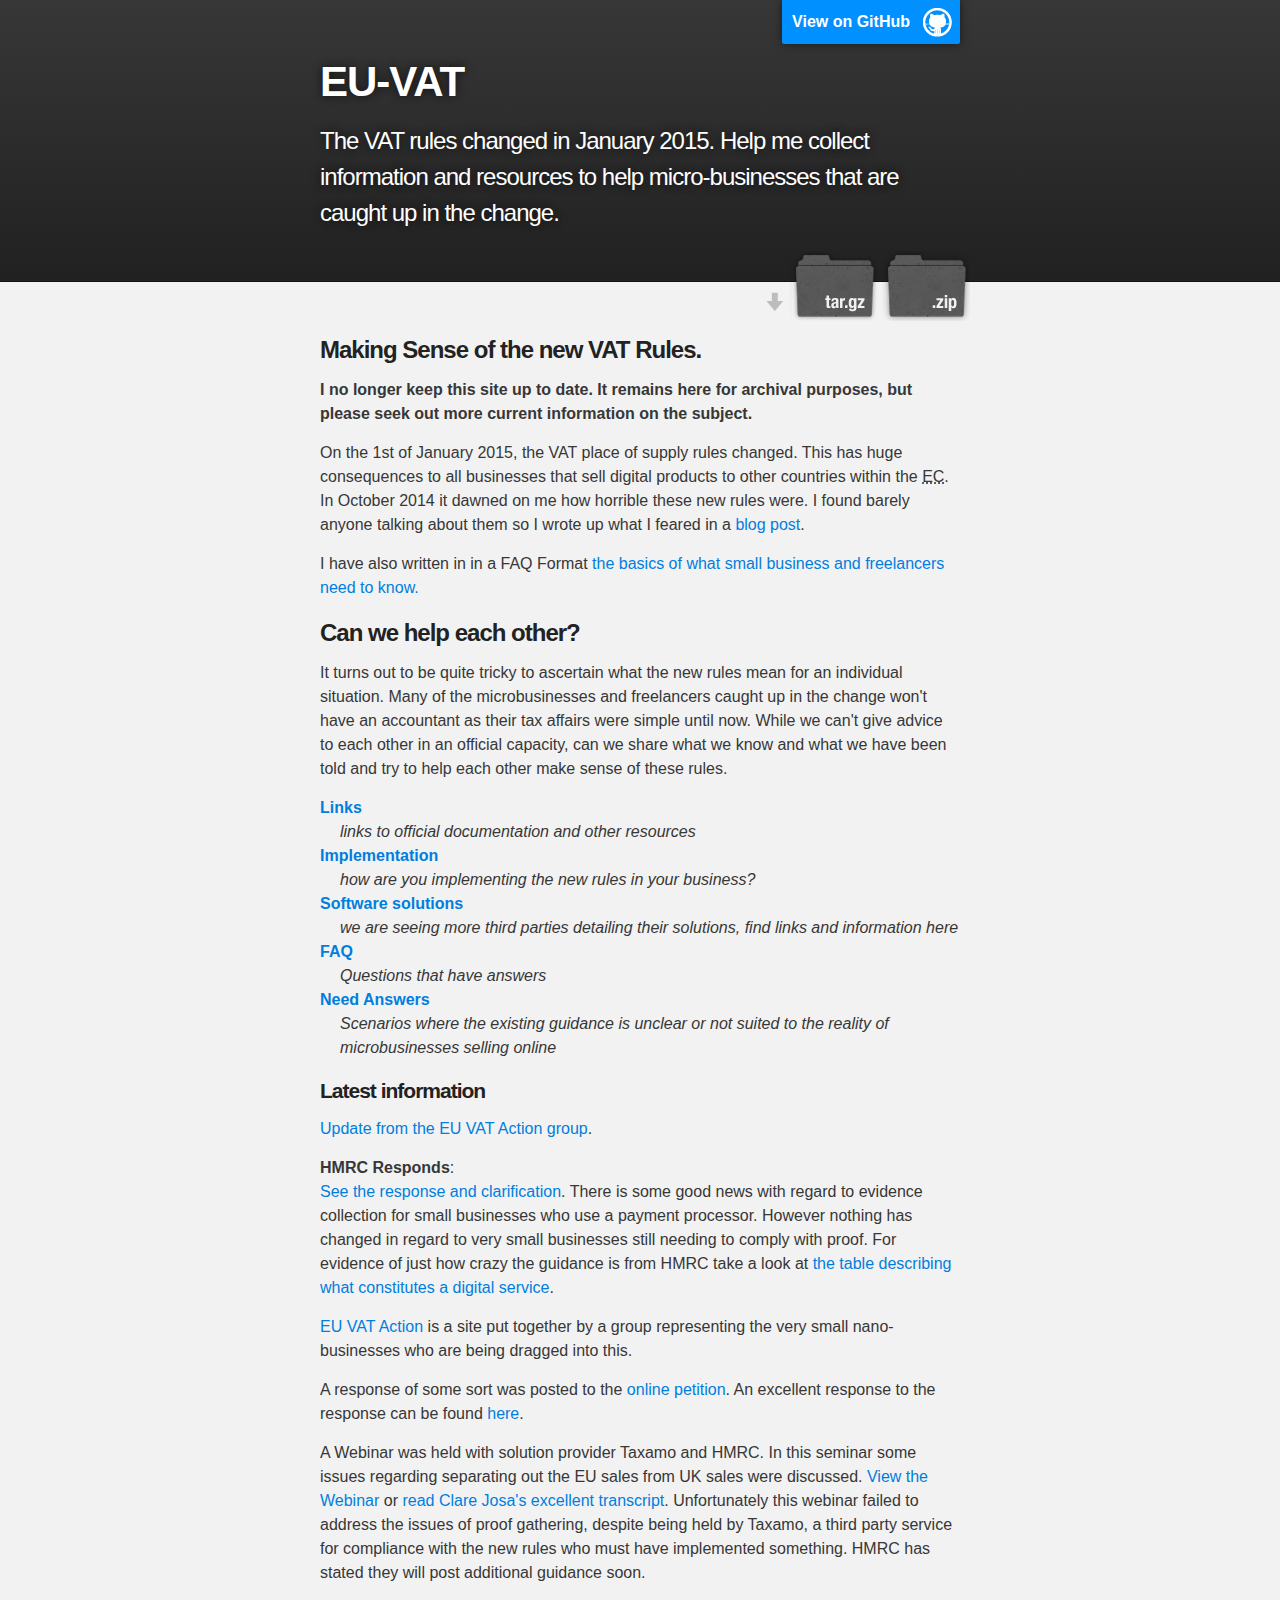
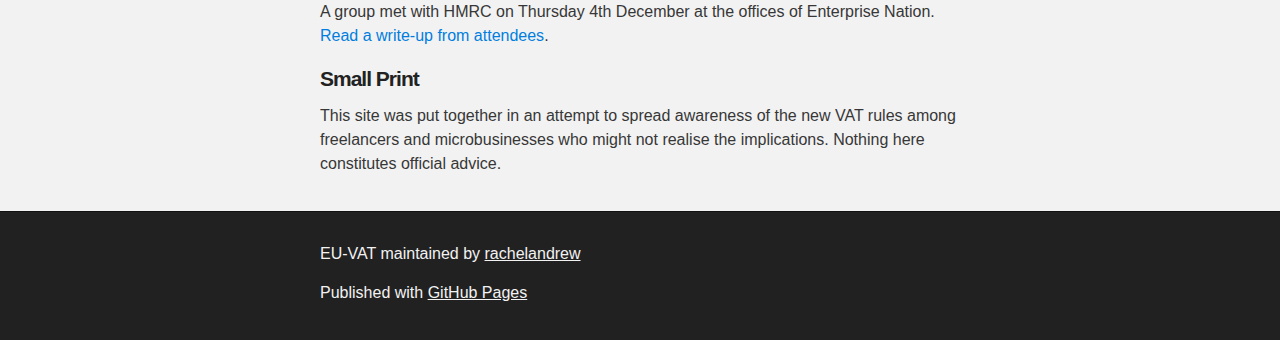
<file: index.html>
<!DOCTYPE html>
<html>

  <head>
    <meta charset='utf-8'>
    <meta http-equiv="X-UA-Compatible" content="chrome=1">
    <meta name="description" content="EU-VAT : The VAT rules changed in January 2015. Help me collect information and resources to help micro-businesses that are caught up in the change.">

    <link rel="stylesheet" type="text/css" media="screen" href="stylesheets/stylesheet.css">

    <title>EU-VAT</title>
  </head>

  <body>

    <!-- HEADER -->
    <div id="header_wrap" class="outer">
        <header class="inner">
          <a id="forkme_banner" href="https://github.com/rachelandrew/eu-vat">View on GitHub</a>

          <h1 id="project_title">EU-VAT</h1>
          <h2 id="project_tagline">The VAT rules changed in January 2015. Help me collect information and resources to help micro-businesses that are caught up in the change.</h2>

            <section id="downloads">
              <a class="zip_download_link" href="https://github.com/rachelandrew/eu-vat/zipball/master">Download this project as a .zip file</a>
              <a class="tar_download_link" href="https://github.com/rachelandrew/eu-vat/tarball/master">Download this project as a tar.gz file</a>
            </section>
        </header>
    </div>

    <!-- MAIN CONTENT -->
    <div id="main_content_wrap" class="outer">
      <section id="main_content" class="inner">
        <h3>
<a name="making-sense-of-the-new-vat-rules" class="anchor" href="#making-sense-of-the-new-vat-rules"><span class="octicon octicon-link"></span></a>Making Sense of the new VAT Rules.</h3>

        <p><strong>I no longer keep this site up to date. It remains here for archival purposes, but please seek out more current information on the subject.</strong></p>
<p>On the 1st of January 2015, the VAT place of supply rules changed. This has huge consequences to all businesses that sell digital products to other countries within the <abbr title="European Commission">EC</abbr>. In October 2014 it dawned on me how horrible these new rules were. I found barely anyone talking about them so I wrote up what I feared in a <a href="http://rachelandrew.co.uk/archives/2014/10/13/the-horrible-implications-of-the-eu-vat-place-of-supply-change/">blog post</a>.</p>
<p>I have also written in in a FAQ Format <a href="http://rachelandrew.co.uk/archives/2014/11/25/how-small-companies-and-freelancers-can-deal-with-the-vatmoss-eu-vat-changes/">the basics of what small business and freelancers need to know.</a></p>

<h3>
<a name="can-we-help-each-other" class="anchor" href="#can-we-help-each-other"><span class="octicon octicon-link"></span></a>Can we help each other?</h3>

<p>It turns out to be quite tricky to ascertain what the new rules mean for an individual situation. Many of the microbusinesses and freelancers caught up in the change won't have an accountant as their tax affairs were simple until now. While we can't give advice to each other in an official capacity, can we share what we know and what we have been told and try to help each other make sense of these rules.</p>


  <dl>
    <dt><a href="links.html">Links</a></dt><dd>links to official documentation and other resources</dd>
    <dt><a href="implementation.html">Implementation</a></dt><dd>how are you implementing the new rules in your business? </dd>
    <dt><a href="third-parties.html">Software solutions</a></dt><dd>we are seeing more third parties detailing their solutions, find links and information here</dd>
    <dt><a href="faq.html">FAQ</a></dt><dd>Questions that have answers</dd>
    <dt><a href="need-answers.html">Need Answers</a></dt><dd>Scenarios where the existing guidance is unclear or not suited to the reality of microbusinesses selling online</dd>
  </dl>

  <h4>Latest information</h4>

 <p><a href="http://euvataction.org/2014/12/20/update-how-not-to-let-eu-vat-ruin-your-christmas-or-your-business/">Update from the EU VAT Action group</a>.</p>

  <p><strong>HMRC Responds</strong>:
    <br /><a href="https://www.gov.uk/government/publications/revenue-and-customs-brief-46-2014-vat-rule-change-and-the-vat-mini-one-stop-shop-additional-guidance/revenue-and-customs-brief-46-2014-vat-rule-change-and-the-vat-mini-one-stop-shop-additional-guidance">See the response and clarification</a>. There is some good news with regard to evidence collection for small businesses who use a payment processor. However nothing has changed in regard to very small businesses still needing to comply with proof. For evidence of just how crazy the guidance is from HMRC take a look at <a href="https://www.gov.uk/government/publications/revenue-and-customs-brief-46-2014-vat-rule-change-and-the-vat-mini-one-stop-shop-additional-guidance/revenue-and-customs-brief-46-2014-vat-rule-change-and-the-vat-mini-one-stop-shop-additional-guidance#section-2-digital-services">the table describing what constitutes a digital service</a>.</p>

    <p><a href="http://euvataction.org/">EU VAT Action</a> is a site put together by a group representing the very small nano-businesses who are being dragged into this.</p>


  <p>A response of some sort was posted to the <a href="https://www.change.org/p/vince-cable-mp-uphold-the-vat-exemption-threshold-for-businesses-supplying-digital-products/responses/25596">online petition</a>. An excellent response to the response can be found <a href="http://pennygrubb.blogspot.co.uk/2014/12/government-minister-advocates-law.html">here</a>.</p>

  <p>A Webinar was held with solution provider Taxamo and HMRC. In this seminar some issues regarding separating out the EU sales from UK sales were discussed. <a href="http://www.taxamo.com/vatmoss-webinar-2/">View the Webinar</a> or <a href="http://www.clarejosa.com/vat-moss-webinar-2nd-december-2014/">read Clare Josa's excellent transcript</a>. Unfortunately this webinar failed to address the issues of proof gathering, despite being held by Taxamo, a third party service for compliance with the new rules who must have implemented something. HMRC has stated they will post additional guidance soon.</p>

  <p>A group met with HMRC on Thursday 4th December at the offices of Enterprise Nation. <a href="http://www.clarejosa.com/articles/from-passion-to-purpose/updates-from-our-meeting-with-hmrc-hm-treasury-and-a-minster-on-4th-december-2014/">Read a write-up from attendees</a>.</p>

  

  <h4>Small Print</h4>

  <p>This site was put together in an attempt to spread awareness of the new VAT rules among freelancers and microbusinesses who might not realise the implications. Nothing here constitutes official advice.</p>

      </section>
    </div>

    <!-- FOOTER  -->
    <div id="footer_wrap" class="outer">
      <footer class="inner">
        <p class="copyright">EU-VAT maintained by <a href="https://github.com/rachelandrew">rachelandrew</a></p>
        <p>Published with <a href="http://pages.github.com">GitHub Pages</a></p>
      </footer>
    </div>

    

  </body>
</html>
</file>
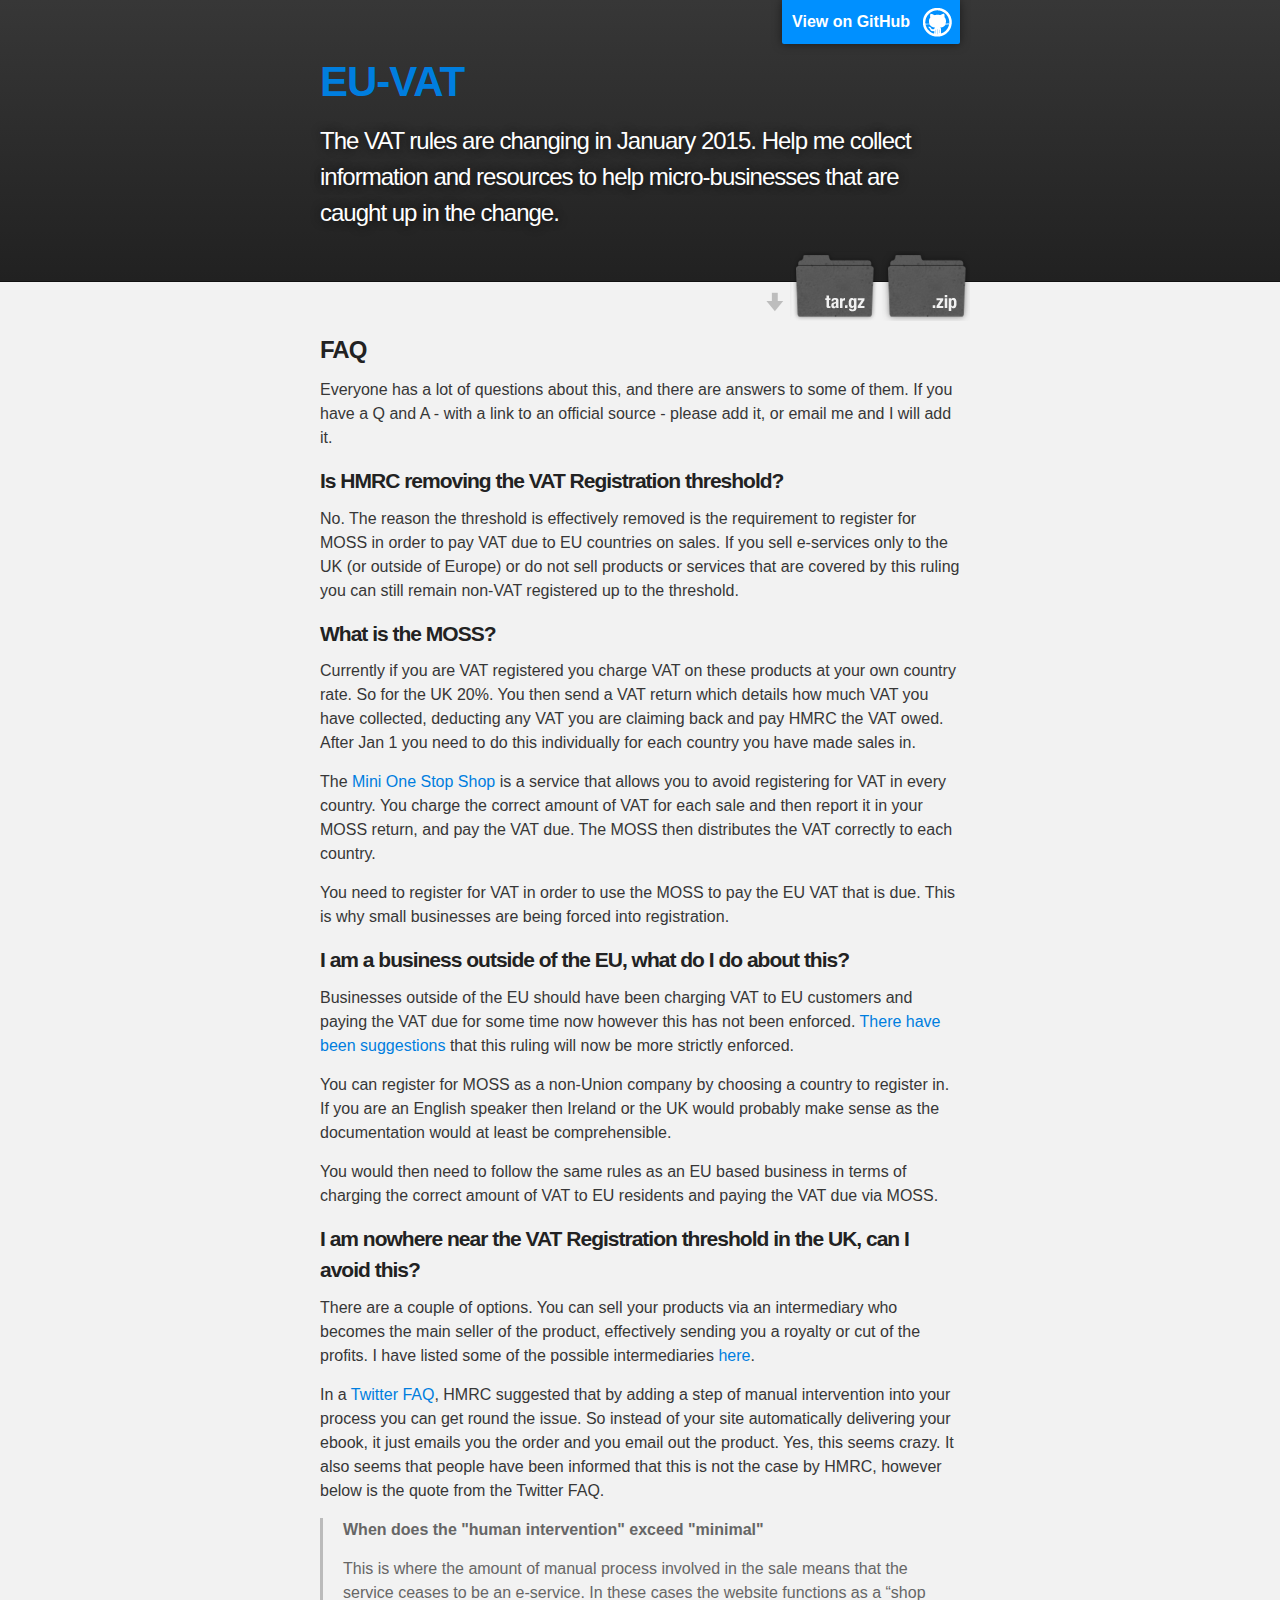
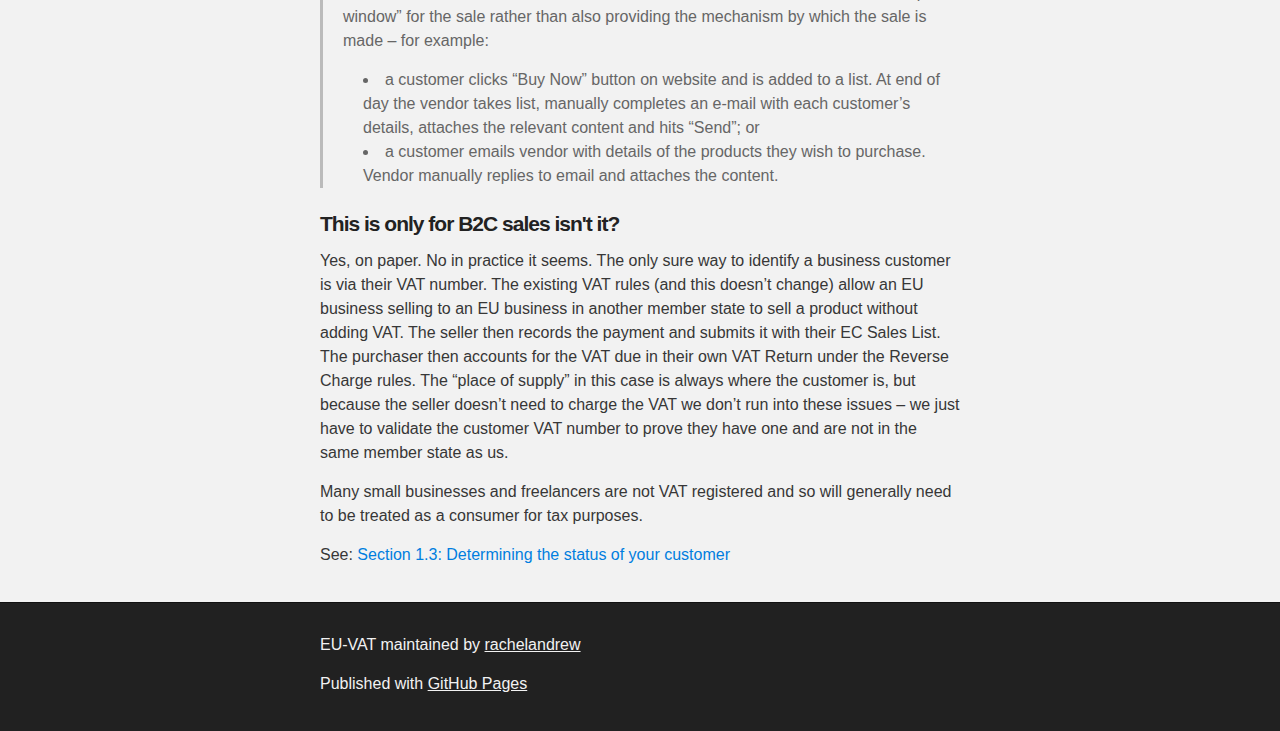
<file: faq.html>
<!DOCTYPE html>
<html>

  <head>
    <meta charset='utf-8'>
    <meta http-equiv="X-UA-Compatible" content="chrome=1">
    <meta name="description" content="EU-VAT : The VAT rules are changing in January 2015. Help me collect information and resources to help micro-businesses that are caught up in the change.">

    <link rel="stylesheet" type="text/css" media="screen" href="stylesheets/stylesheet.css">

    <title>EU-VAT</title>
  </head>

  <body>

    <!-- HEADER -->
    <div id="header_wrap" class="outer">
        <header class="inner">
          <a id="forkme_banner" href="https://github.com/rachelandrew/eu-vat">View on GitHub</a>

          <h1 id="project_title"><a href="http://rachelandrew.github.io/eu-vat/">EU-VAT</a></h1>
          <h2 id="project_tagline">The VAT rules are changing in January 2015. Help me collect information and resources to help micro-businesses that are caught up in the change.</h2>

            <section id="downloads">
              <a class="zip_download_link" href="https://github.com/rachelandrew/eu-vat/zipball/master">Download this project as a .zip file</a>
              <a class="tar_download_link" href="https://github.com/rachelandrew/eu-vat/tarball/master">Download this project as a tar.gz file</a>
            </section>
        </header>
    </div>

    <!-- MAIN CONTENT -->
    <div id="main_content_wrap" class="outer">
      <section id="main_content" class="inner">
        <h3>FAQ</h3>

        <p>Everyone has a lot of questions about this, and there are answers to some of them. If you have a Q and A - with a link to an official source - please add it, or email me and I will add it.</p>

        <h4>Is HMRC removing the VAT Registration threshold?</h4>

        <p>No. The reason the threshold is effectively removed is the requirement to register for MOSS in order to pay VAT due to EU countries on sales. If you sell e-services only to the UK (or outside of Europe) or do not sell products or services that are covered by this ruling you can still remain non-VAT registered up to the threshold.</p>

        <h4>What is the MOSS?</h4>
        <p>Currently if you are <span class="caps">VAT</span> registered you charge <span class="caps">VAT</span> on these products at your own country rate. So for the UK 20%. You then send a <span class="caps">VAT</span> return which details how much <span class="caps">VAT</span> you have collected, deducting any <span class="caps">VAT</span> you are claiming back and pay <span class="caps">HMRC</span> the <span class="caps">VAT</span> owed. After Jan 1 you need to do this individually for each country you have made sales in.</p>

        <p>The <a href="https://www.gov.uk/register-and-use-the-vat-mini-one-stop-shop">Mini One Stop Shop</a> is a service that allows you to avoid registering for <span class="caps">VAT</span> in every country. You charge the correct amount of <span class="caps">VAT</span> for each sale and then report it in your <span class="caps">MOSS</span> return, and pay the <span class="caps">VAT</span> due. The <span class="caps">MOSS</span> then distributes the <span class="caps">VAT</span> correctly to each country.</p>

        <p>You need to register for <span class="caps">VAT</span> in order to use the <span class="caps">MOSS</span> to pay the EU <span class="caps">VAT</span> that is due. This is why small businesses are being forced into registration.</p>


        <h4>I am a business outside of the EU, what do I do about this?</h4>

        <p>Businesses outside of the EU should have been charging <span class="caps">VAT</span> to EU customers and paying the <span class="caps">VAT</span> due for some time now however this has not been enforced. <a href="http://www.taxamo.com/us-digital-companies-eu-vat/">There have been suggestions</a> that this ruling will now be more strictly enforced.</p>

        <p>You can register for <span class="caps">MOSS</span> as a non-Union company by choosing a country to register in. If you are an English speaker then Ireland or the UK would probably make sense as the documentation would at least be comprehensible.</p>

        <p>You would then need to follow the same rules as an EU based business in terms of charging the correct amount of <span class="caps">VAT</span> to EU residents and paying the <span class="caps">VAT</span> due via <span class="caps">MOSS</span>.</p>

        <h4>I am nowhere near the VAT Registration threshold in the UK, can I avoid this?</h4>

        <p>There are a couple of options. You can sell your products via an intermediary who becomes the main seller of the product, effectively sending you a royalty or cut of the profits. I have listed some of the possible intermediaries <a href="third-parties.html">here</a>.</p>

        <p>In a <a href="http://www.mynewsdesk.com/uk/hm-revenue-customs-hmrc/blog_posts/eu-vat-changes-twitter-q-a-31555">Twitter FAQ</a>, HMRC suggested that by adding a step of manual intervention into your process you can get round the issue. So instead of your site automatically delivering your ebook, it just emails you the order and you email out the product. Yes, this seems crazy. It also seems that people have been informed that this is not the case by HMRC, however below is the quote from the Twitter FAQ.</p>

        <blockquote>
          <p><strong>When does the "human intervention" exceed "minimal"</strong></p>

          <p>This is where the amount of manual process involved in the sale means that the service ceases to be an e-service.  In these cases the website functions as a “shop window” for the sale rather than also providing the mechanism by which the sale is made – for example:</p>

          <ul><li>a customer clicks “Buy Now” button on website and is added to a list.  At end of day the vendor takes list, manually completes an e-mail with each customer’s details, attaches the relevant content and hits “Send”;  or</li>

          <li>a customer emails vendor with details of the products they wish to purchase.  Vendor manually replies to email and attaches the content.</li>
        </ul>
        </blockquote>

        <h4>This is only for B2C sales isn't it?</h4>

        <p>Yes, on paper. No in practice it seems. The only sure way to identify a business customer is via their VAT number. The existing VAT rules (and this doesn’t change) allow an EU business selling to an EU business in another member state to sell a product without adding VAT. The seller then records the payment and submits it with their EC Sales List. The purchaser then accounts for the VAT due in their own VAT Return under the Reverse Charge rules. The “place of supply” in this case is always where the customer is, but because the seller doesn’t need to charge the VAT we don’t run into these issues – we just have to validate the customer VAT number to prove they have one and are not in the same member state as us.</p>

        <p>Many small businesses and freelancers are not VAT registered and so will generally need to be treated as a consumer for tax purposes.</p>

        <p>See: <a href="https://www.gov.uk/government/publications/vat-supplying-digital-services-and-the-vat-mini-one-stop-shop/vat-supplying-digital-services-and-the-vat-mini-one-stop-shop">Section 1.3: Determining the status of your customer</a></p> 
       

      </section>
    </div>

    <!-- FOOTER  -->
    <div id="footer_wrap" class="outer">
      <footer class="inner">
        <p class="copyright">EU-VAT maintained by <a href="https://github.com/rachelandrew">rachelandrew</a></p>
        <p>Published with <a href="http://pages.github.com">GitHub Pages</a></p>
      </footer>
    </div>

    

  </body>
</html>
</file>
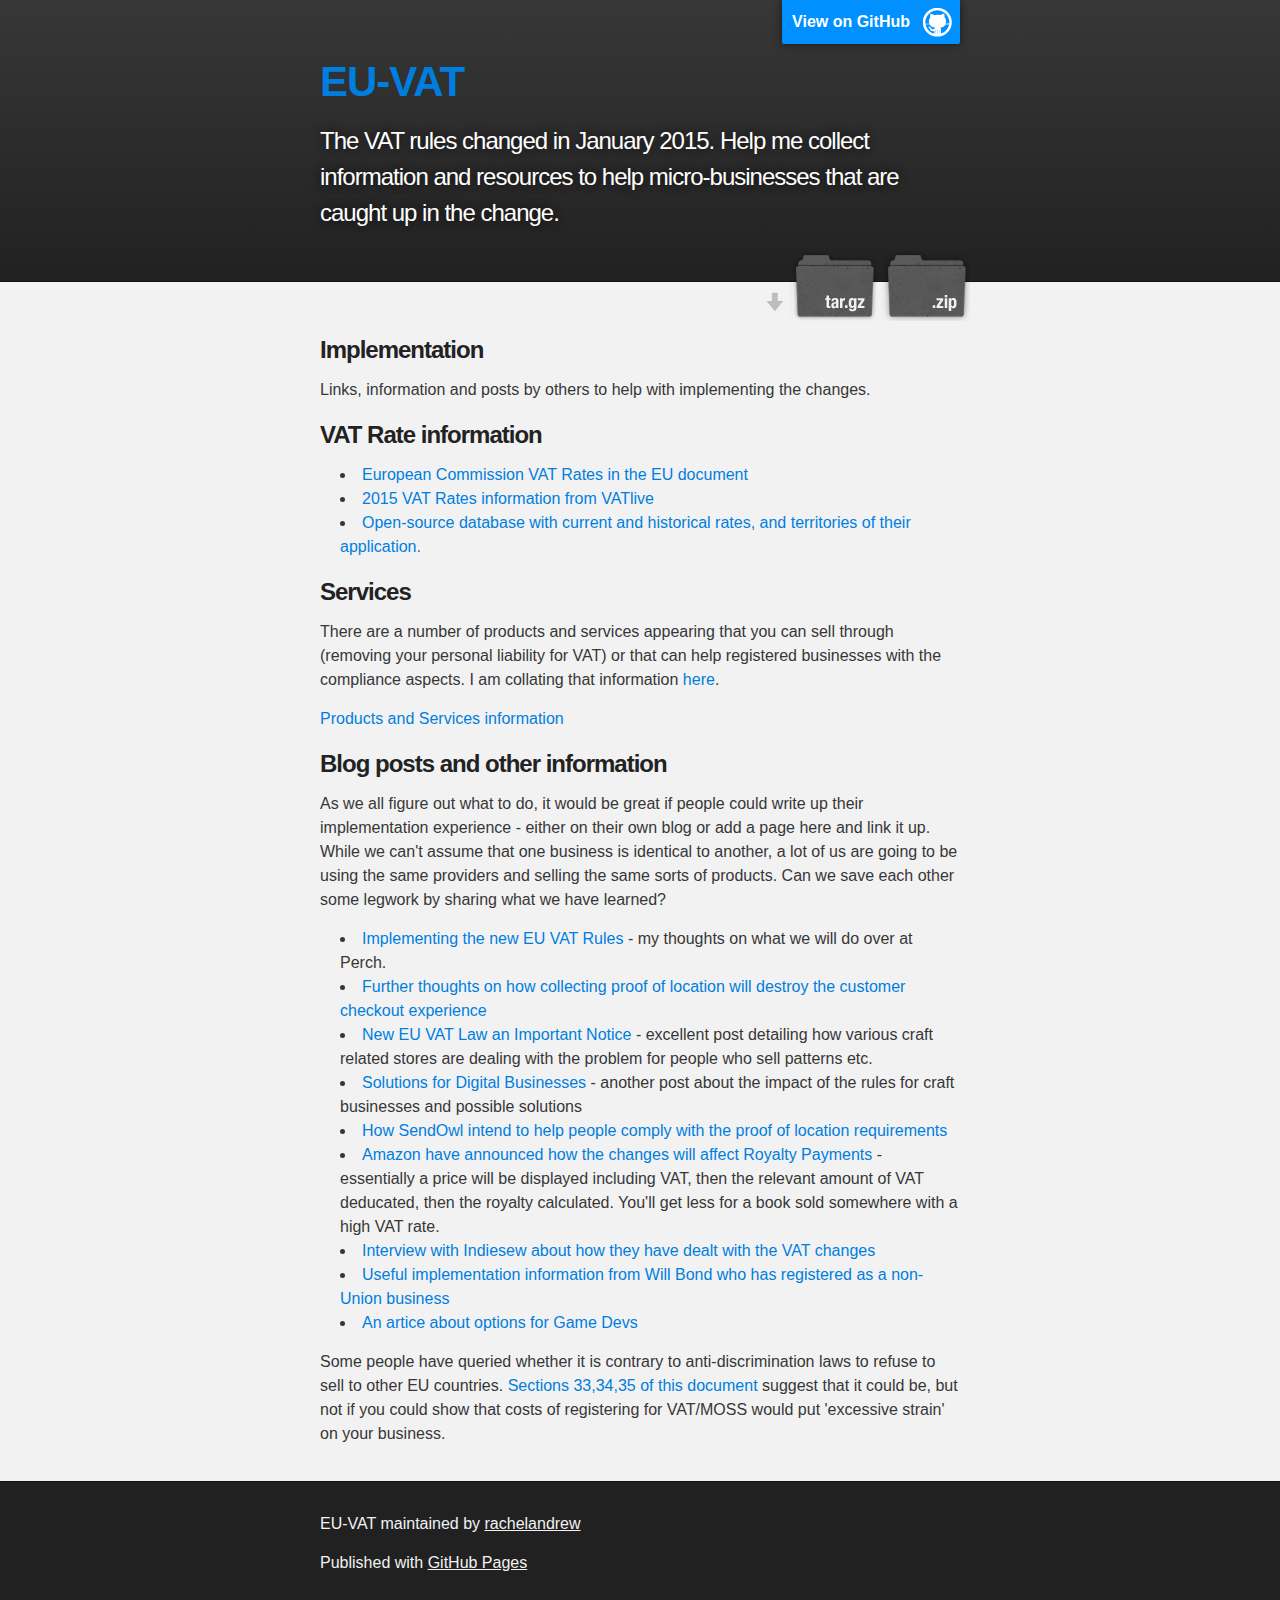
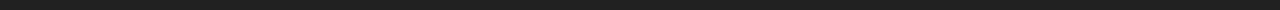
<file: implementation.html>
<!DOCTYPE html>
<html>

  <head>
    <meta charset='utf-8'>
    <meta http-equiv="X-UA-Compatible" content="chrome=1">
    <meta name="description" content="EU-VAT : The VAT rules are changing in January 2015. Help me collect information and resources to help micro-businesses that are caught up in the change.">

    <link rel="stylesheet" type="text/css" media="screen" href="stylesheets/stylesheet.css">

    <title>EU-VAT</title>
  </head>

  <body>

    <!-- HEADER -->
    <div id="header_wrap" class="outer">
        <header class="inner">
          <a id="forkme_banner" href="https://github.com/rachelandrew/eu-vat">View on GitHub</a>

          <h1 id="project_title"><a href="http://rachelandrew.github.io/eu-vat/">EU-VAT</a></h1>
          <h2 id="project_tagline">The VAT rules changed in January 2015. Help me collect information and resources to help micro-businesses that are caught up in the change.</h2>

            <section id="downloads">
              <a class="zip_download_link" href="https://github.com/rachelandrew/eu-vat/zipball/master">Download this project as a .zip file</a>
              <a class="tar_download_link" href="https://github.com/rachelandrew/eu-vat/tarball/master">Download this project as a tar.gz file</a>
            </section>
        </header>
    </div>

    <!-- MAIN CONTENT -->
    <div id="main_content_wrap" class="outer">
      <section id="main_content" class="inner">
        <h3>
        <a name="making-sense-of-the-new-vat-rules" class="anchor" href="#making-sense-of-the-new-vat-rules"><span class="octicon octicon-link"></span></a>Implementation</h3>

        <p>Links, information and posts by others to help with implementing the changes.</p>

         <h3>VAT Rate information</h3>

        <ul>
          <li><a href="http://ec.europa.eu/taxation_customs/resources/documents/taxation/vat/how_vat_works/rates/vat_rates_en.pdf">European Commission VAT Rates in the EU document</a></li>
          <li><a href="http://www.vatlive.com/vat-rates/european-vat-rates/eu-vat-rates/">2015 VAT Rates information from VATlive</a></li>
          <li><a href="https://github.com/kdeldycke/vat-rates">Open-source database with current and historical rates, and territories of their application.</a></li>
        </ul>

        <h3>Services</h3>

       <p>There are a number of products and services appearing that you can sell through (removing your personal liability for VAT) or that can help registered businesses with the compliance aspects. I am collating that information <a href="third-parties.html">here</a>.</p>

       <p><a href="third-parties.html">Products and Services information</a></p>

       <h3>Blog posts and other information</h3>


        <p>As we all figure out what to do, it would be great if people could write up their implementation experience - either on their own blog or add a page here and link it up. While we can't assume that one business is identical to another, a lot of us are going to be using the same providers and selling the same sorts of products. Can we save each other some legwork by sharing what we have learned?</p>

        <ul>
          <li><a href="http://rachelandrew.co.uk/archives/2014/11/20/implementing-the-new-eu-vat-rules/">Implementing the new EU VAT Rules</a> - my thoughts on what we will do over at Perch.</li>
          <li><a href="http://rachelandrew.co.uk/archives/2014/11/30/how-the-eu-vat-rules-make-eu-startups-and-digital-businesses-uncompetitive-in-a-global-market/">Further thoughts on how collecting proof of location will destroy the customer checkout experience</a></li>
          <li><a href="http://www.woollywormhead.com/blog/2014/11/23/new-eu-vat-law-an-important-notice.html">New EU VAT Law an Important Notice</a> - excellent post detailing how various craft related stores are dealing with the problem for people who sell patterns etc.</li>
          <li><a href="http://thegiddyknitter.com/2014/11/19/wip-wednesday-solutions-digital-businesses-eu-vat">Solutions for Digital Businesses</a> - another post about the impact of the rules for craft businesses and possible solutions</li>
          <li><a href="https://www.sendowl.com/blog/np-eu-vat-2015-proof-of-address.html">How SendOwl intend to help people comply with the proof of location requirements</a></li>
          <li><a href="https://kdp.amazon.com/help?topicId=A30XCAGX3E5QDC">Amazon have announced how the changes will affect Royalty Payments</a> - essentially a price will be displayed including VAT, then the relevant amount of VAT deducated, then the royalty calculated. You'll get less for a book sold somewhere with a high VAT rate.</li>
          <li><a href="https://whileshenaps.com/2014/12/small-companies-nimble-indiesew-prepared-vat-changes.html">Interview with Indiesew about how they have dealt with the VAT changes</a></li>
          <li><a href="https://github.com/wbond/vat_moss-python/blob/master/overview.md">Useful implementation information from Will Bond who has registered as a non-Union business</a></li>
          <li><a href="http://www.niallmoody.com/news/postvatmoss-payment-options-for-small-devs">An artice about options for Game Devs</a></li>
        </ul>

        <p>Some people have queried whether it is contrary to anti-discrimination laws to refuse to sell to other EU countries. <a href="http://webarchive.nationalarchives.gov.uk/20090609003228/http://www.berr.gov.uk/files/file53100.pdf">Sections 33,34,35 of this document</a> suggest that it could be, but not if you could show that costs of registering for VAT/MOSS would put 'excessive strain' on your business.</p>

       

       

      </section>
    </div>

    <!-- FOOTER  -->
    <div id="footer_wrap" class="outer">
      <footer class="inner">
        <p class="copyright">EU-VAT maintained by <a href="https://github.com/rachelandrew">rachelandrew</a></p>
        <p>Published with <a href="http://pages.github.com">GitHub Pages</a></p>
      </footer>
    </div>

    

  </body>
</html>
</file>
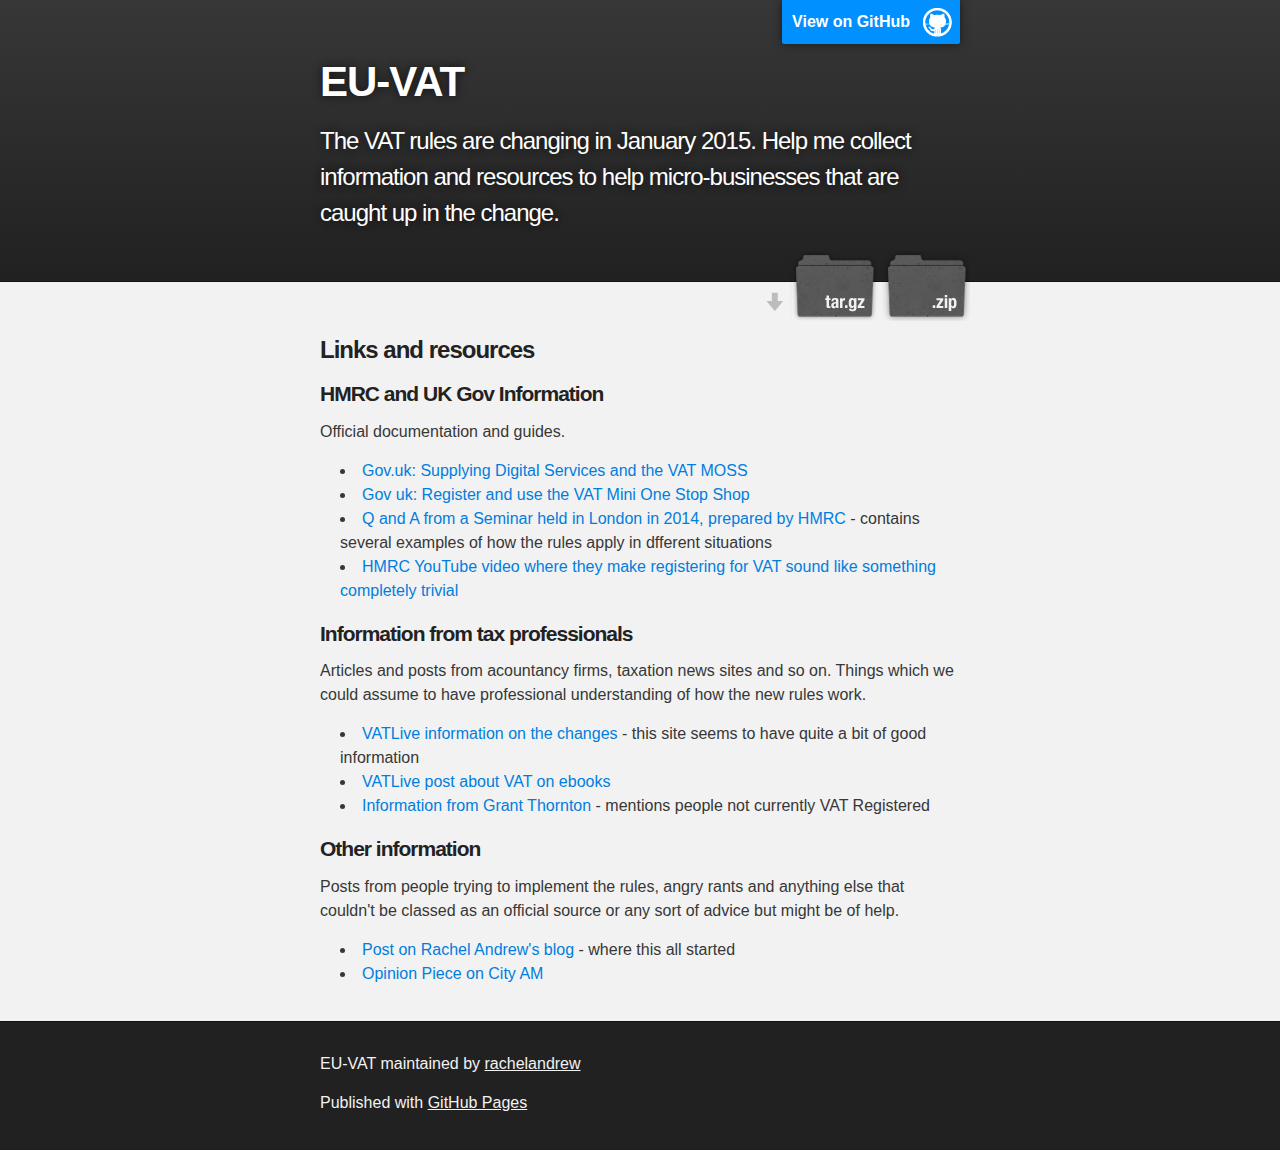
<file: links.html>
<!DOCTYPE html>
<html>

  <head>
    <meta charset='utf-8'>
    <meta http-equiv="X-UA-Compatible" content="chrome=1">
    <meta name="description" content="EU-VAT : The VAT rules are changing in January 2015. Help me collect information and resources to help micro-businesses that are caught up in the change.">

    <link rel="stylesheet" type="text/css" media="screen" href="stylesheets/stylesheet.css">

    <title>EU-VAT</title>
  </head>

  <body>

    <!-- HEADER -->
    <div id="header_wrap" class="outer">
        <header class="inner">
          <a id="forkme_banner" href="https://github.com/rachelandrew/eu-vat">View on GitHub</a>

          <h1 id="project_title">EU-VAT</h1>
          <h2 id="project_tagline">The VAT rules are changing in January 2015. Help me collect information and resources to help micro-businesses that are caught up in the change.</h2>

            <section id="downloads">
              <a class="zip_download_link" href="https://github.com/rachelandrew/eu-vat/zipball/master">Download this project as a .zip file</a>
              <a class="tar_download_link" href="https://github.com/rachelandrew/eu-vat/tarball/master">Download this project as a tar.gz file</a>
            </section>
        </header>
    </div>

    <!-- MAIN CONTENT -->
    <div id="main_content_wrap" class="outer">
      <section id="main_content" class="inner">
        <h3>
        <a name="making-sense-of-the-new-vat-rules" class="anchor" href="#making-sense-of-the-new-vat-rules"><span class="octicon octicon-link"></span></a>Links and resources</h3>


        <h4>HMRC and UK Gov Information</h4>

        <p>Official documentation and guides.</p>

        <ul>
          <li><a href="https://www.gov.uk/government/publications/vat-supplying-digital-services-and-the-vat-mini-one-stop-shop/vat-supplying-digital-services-and-the-vat-mini-one-stop-shop">Gov.uk: Supplying Digital Services and the VAT MOSS</a></li>
          <li><a href="https://www.gov.uk/register-and-use-the-vat-mini-one-stop-shop">Gov uk: Register and use the VAT Mini One Stop Shop</a></li>
          <li><a href="https://www.gov.uk/government/publications/vat-information-sheet-0814-vat-place-of-supply-of-servicesmini-one-stop-shop/vat-information-sheet-0814-vat-place-of-supply-of-servicesmini-one-stop-shop">Q and A from a Seminar held in London in 2014, prepared by HMRC</a> - contains several examples of how the rules apply in dfferent situations</li>
          <li><a href="http://www.youtube.com/watch?v=cZdDIVNaL18">HMRC YouTube video where they make registering for VAT sound like something completely trivial</a></li>
        </ul>


        <h4>Information from tax professionals</h4>

        <p>Articles and posts from acountancy firms, taxation news sites and so on. Things which we could assume to have professional understanding of how the new rules work.</p>

        <ul>
          <li><a href="http://www.vatlive.com/eu-vat-rules/2015-eu-vat-changes-to-electronic-b2c-services/">VATLive information on the changes</a> - this site seems to have quite a bit of good information</li>
          <li><a href="http://www.vatlive.com/european-news/italy-push-eu-consensus-e-books-print-books-vat-rates/">VATLive post about VAT on ebooks</a></li>
          <li><a href="http://www.grant-thornton.co.uk/Documents/Briefing-paper-Mini-one-stop-shop.pdf">Information from Grant Thornton</a> -  mentions people not currently VAT Registered</li>
        </ul>


        <h4>Other information</h4>

        <p>Posts from people trying to implement the rules, angry rants and anything else that couldn't be classed as an official source or any sort of advice but might be of help.</p>

        <ul>
          <li><a href="">Post on Rachel Andrew's blog</a> - where this all started</li>
          <li><a href="http://www.cityam.com/1412620320/london-s-thriving-tech-sector-under-threat-bonkers-eu-vat-reforms">Opinion Piece on City AM</a></li>
        </ul>

      </section>
    </div>

    <!-- FOOTER  -->
    <div id="footer_wrap" class="outer">
      <footer class="inner">
        <p class="copyright">EU-VAT maintained by <a href="https://github.com/rachelandrew">rachelandrew</a></p>
        <p>Published with <a href="http://pages.github.com">GitHub Pages</a></p>
      </footer>
    </div>

    

  </body>
</html>
</file>
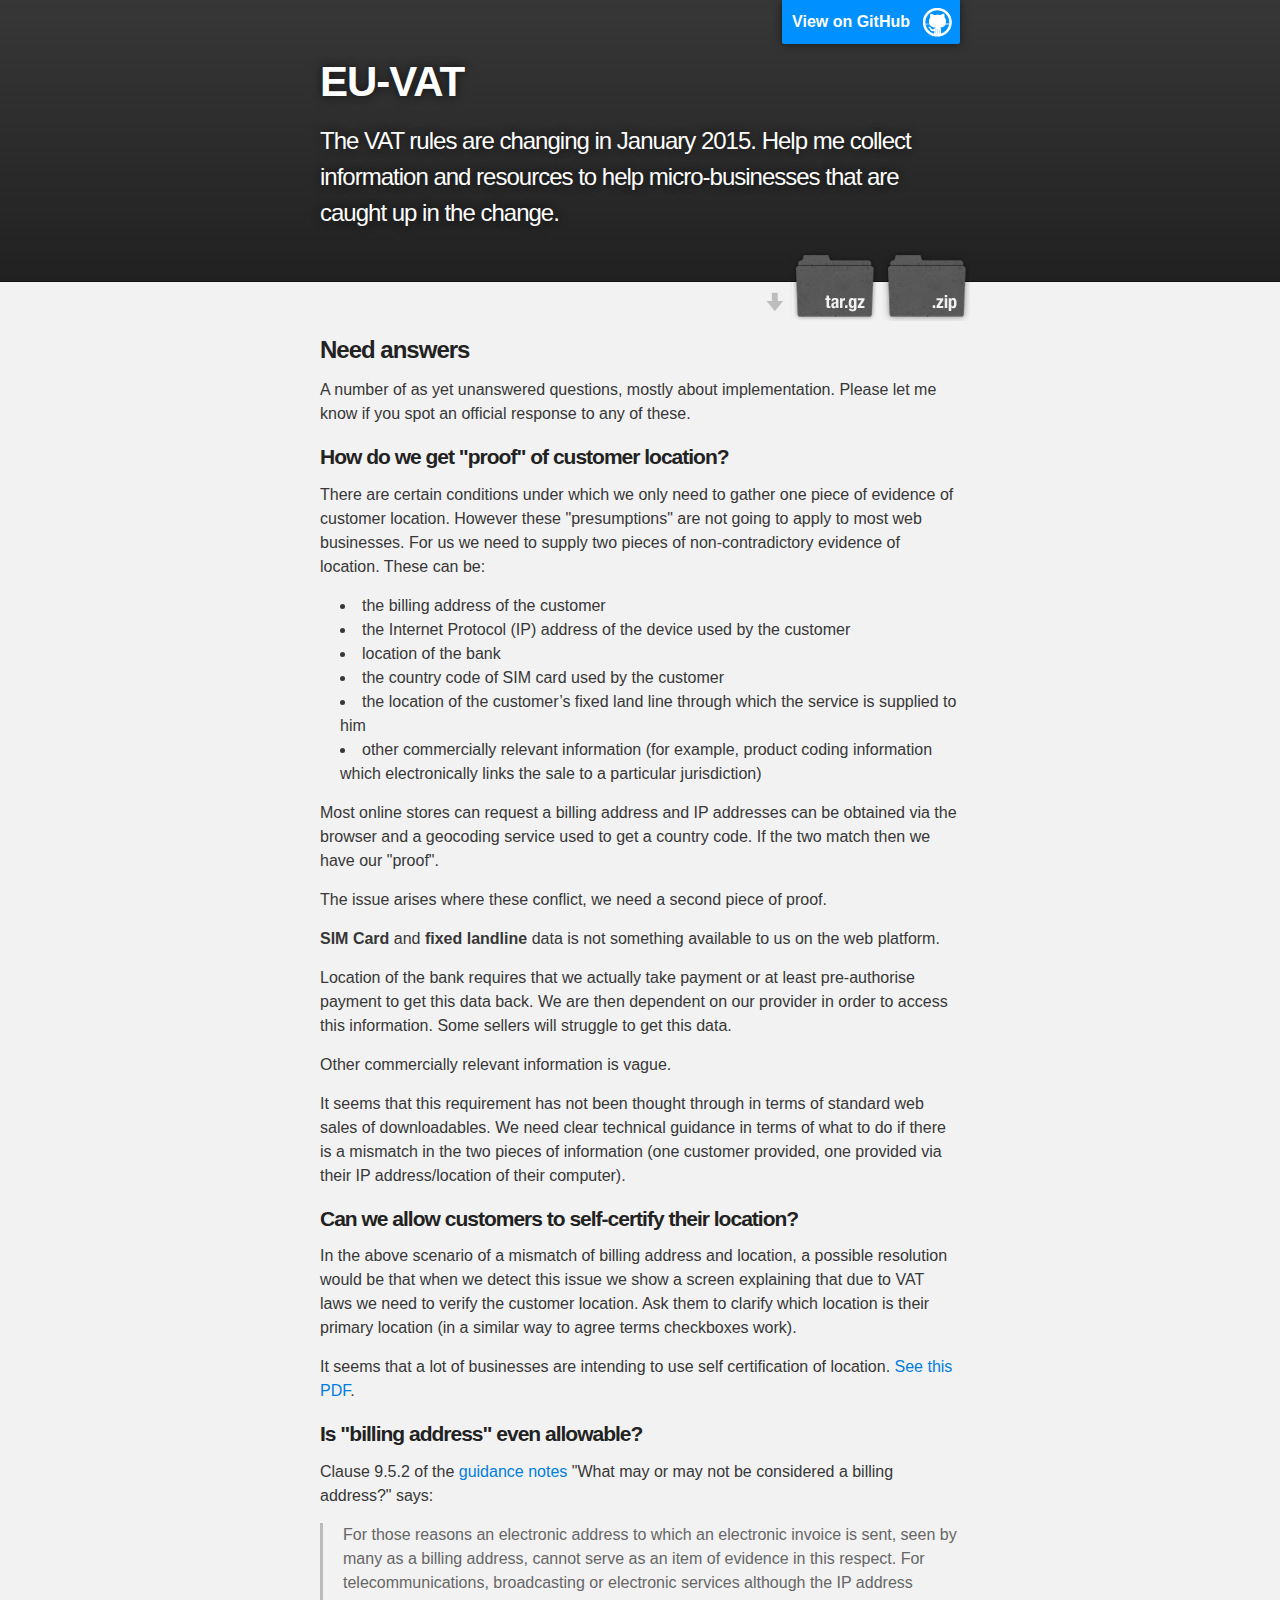
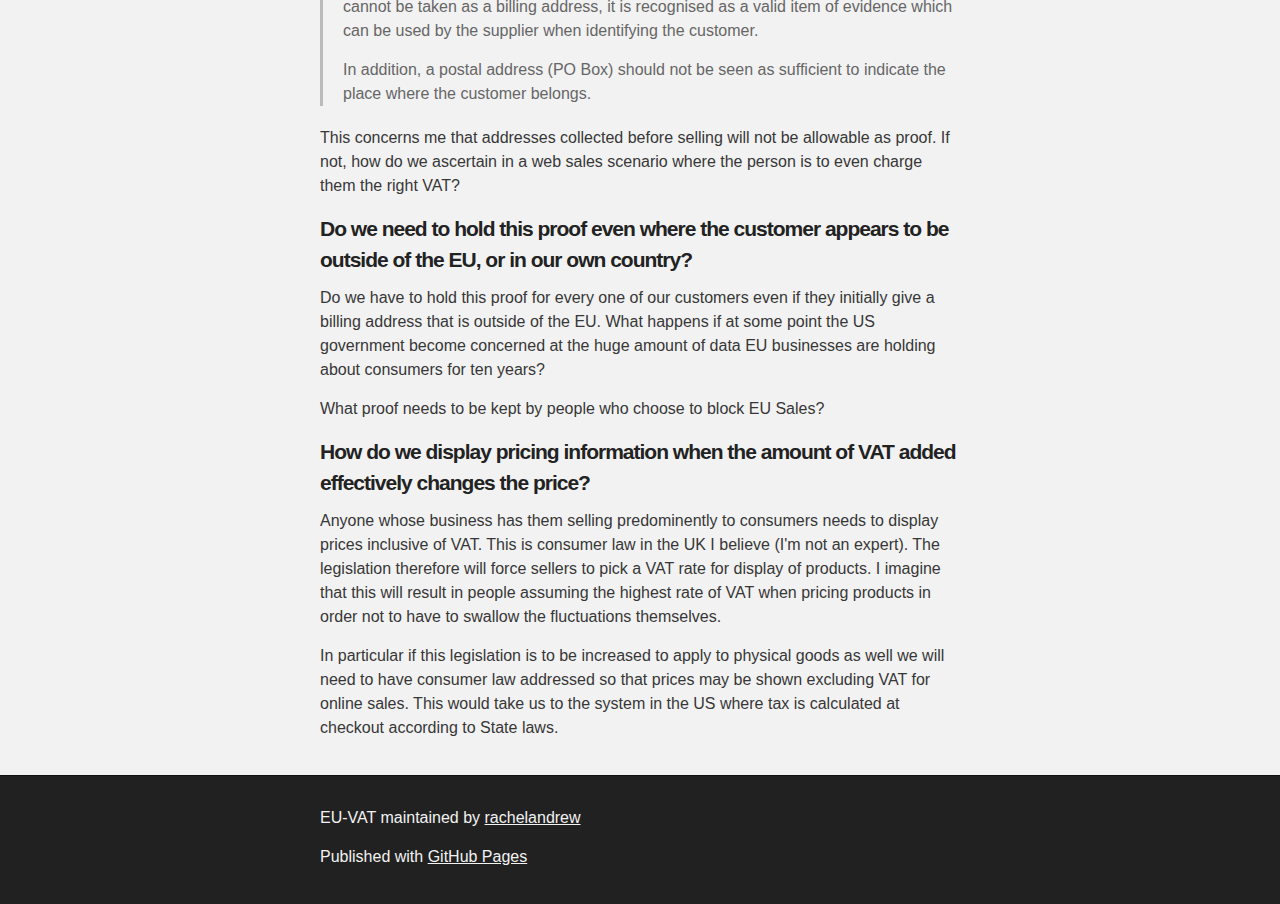
<file: need-answers.html>
<!DOCTYPE html>
<html>

  <head>
    <meta charset='utf-8'>
    <meta http-equiv="X-UA-Compatible" content="chrome=1">
    <meta name="description" content="EU-VAT : The VAT rules are changing in January 2015. Help me collect information and resources to help micro-businesses that are caught up in the change.">

    <link rel="stylesheet" type="text/css" media="screen" href="stylesheets/stylesheet.css">

    <title>EU-VAT</title>
  </head>

  <body>

    <!-- HEADER -->
    <div id="header_wrap" class="outer">
        <header class="inner">
          <a id="forkme_banner" href="https://github.com/rachelandrew/eu-vat">View on GitHub</a>

          <h1 id="project_title">EU-VAT</h1>
          <h2 id="project_tagline">The VAT rules are changing in January 2015. Help me collect information and resources to help micro-businesses that are caught up in the change.</h2>

            <section id="downloads">
              <a class="zip_download_link" href="https://github.com/rachelandrew/eu-vat/zipball/master">Download this project as a .zip file</a>
              <a class="tar_download_link" href="https://github.com/rachelandrew/eu-vat/tarball/master">Download this project as a tar.gz file</a>
            </section>
        </header>
    </div>

    <!-- MAIN CONTENT -->
    <div id="main_content_wrap" class="outer">
      <section id="main_content" class="inner">
        <h3>Need answers</h3>

        <p>A number of as yet unanswered questions, mostly about implementation. Please let me know if you spot an official response to any of these.</p>

        <h4>How do we get "proof" of customer location?</h4>

        <p>There are certain conditions under which we only need to gather one piece of evidence of customer location. However these "presumptions" are not going to apply to most web businesses. For us we need to supply two pieces of non-contradictory evidence of location. These can be:</p>

        <ul>
          <li>the billing address of the customer</li>
          <li>the Internet Protocol (IP) address of the device used by the customer</li>
          <li>location of the bank</li>
          <li>the country code of SIM card used by the customer</li>
          <li>the location of the customer’s fixed land line through which the service is supplied to him</li>
          <li>other commercially relevant information (for example, product coding information which electronically links the sale to a particular jurisdiction)</li>
        </ul>

        <p>Most online stores can request a billing address and IP addresses can be obtained via the browser and a geocoding service used to get a country code. If the two match then we have our "proof".</p>

        <p>The issue arises where these conflict, we need a second piece of proof.</p>

        <p><strong>SIM Card</strong> and <strong>fixed landline</strong> data is not something available to us on the web platform.</p>

        <p>Location of the bank requires that we actually take payment or at least pre-authorise payment to get this data back. We are then dependent on our provider in order to access this information. Some sellers will struggle to get this data.</p>

        <p>Other commercially relevant information is vague.</p>

        <p>It seems that this requirement has not been thought through in terms of standard web sales of downloadables. We need clear technical guidance in terms of what to do if there is a mismatch in the two pieces of information (one customer provided, one provided via their IP address/location of their computer).</p>

        <h4>Can we allow customers to self-certify their location?</h4>

        <p>In the above scenario of a mismatch of billing address and location, a possible resolution would be that when we detect this issue we show a screen explaining that due to VAT laws we need to verify the customer location. Ask them to clarify which location is their primary location (in a similar way to agree terms checkboxes work). </p>

        <p>It seems that a lot of businesses are intending to use self certification of location. <a href="http://ebiz.pwc.com/wp-content/uploads/2014/11/2015-Impact-and-Readiness-survey_v7.pdf">See this PDF</a>.</p>

        <h4>Is "billing address" even allowable?</h4>

        <p>Clause 9.5.2 of the <a href="http://ec.europa.eu/taxation_customs/resources/documents/taxation/vat/how_vat_works/telecom/explanatory_notes_2015_en.pdf">guidance notes</a> "What may or may not be considered a billing address?" says:</p>

        <blockquote><p>For those reasons an electronic address to which an electronic invoice is sent, seen by many as a billing address, cannot serve as an item of evidence in this respect. For telecommunications, broadcasting or electronic services although the IP address cannot be taken as a billing address, it is recognised as a valid item of evidence which can be used by the supplier when identifying the customer.</p>
        <p>In addition, a postal address (PO Box) should not be seen as sufficient to indicate the place where the customer belongs.

        </p></blockquote>

        <p>This concerns me that addresses collected before selling will not be allowable as proof. If not, how do we ascertain in a web sales scenario where the person is to even charge them the right VAT?</p>


        <h4>Do we need to hold this proof even where the customer appears to be outside of the EU, or in our own country?</h4>

        <p>Do we have to hold this proof for every one of our customers even if they initially give a billing address that is outside of the EU. What happens if at some point the US government become concerned at the huge amount of data EU businesses are holding about consumers for ten years?</p>

        <p>What proof needs to be kept by people who choose to block EU Sales?</p>

        <h4>How do we display pricing information when the amount of VAT added effectively changes the price?</h4>

        <p>Anyone whose business has them selling predominently to consumers needs to display prices inclusive of VAT. This is consumer law in the UK I believe (I'm not an expert). The legislation therefore will force sellers to pick a VAT rate for display of products. I imagine that this will result in people assuming the highest rate of VAT when pricing products in order not to have to swallow the fluctuations themselves.</p>

        <p>In particular if this legislation is to be increased to apply to physical goods as well we will need to have consumer law addressed so that prices may be shown excluding VAT for online sales. This would take us to the system in the US where tax is calculated at checkout according to State laws.</p>
       

      </section>
    </div>

    <!-- FOOTER  -->
    <div id="footer_wrap" class="outer">
      <footer class="inner">
        <p class="copyright">EU-VAT maintained by <a href="https://github.com/rachelandrew">rachelandrew</a></p>
        <p>Published with <a href="http://pages.github.com">GitHub Pages</a></p>
      </footer>
    </div>

    

  </body>
</html>
</file>
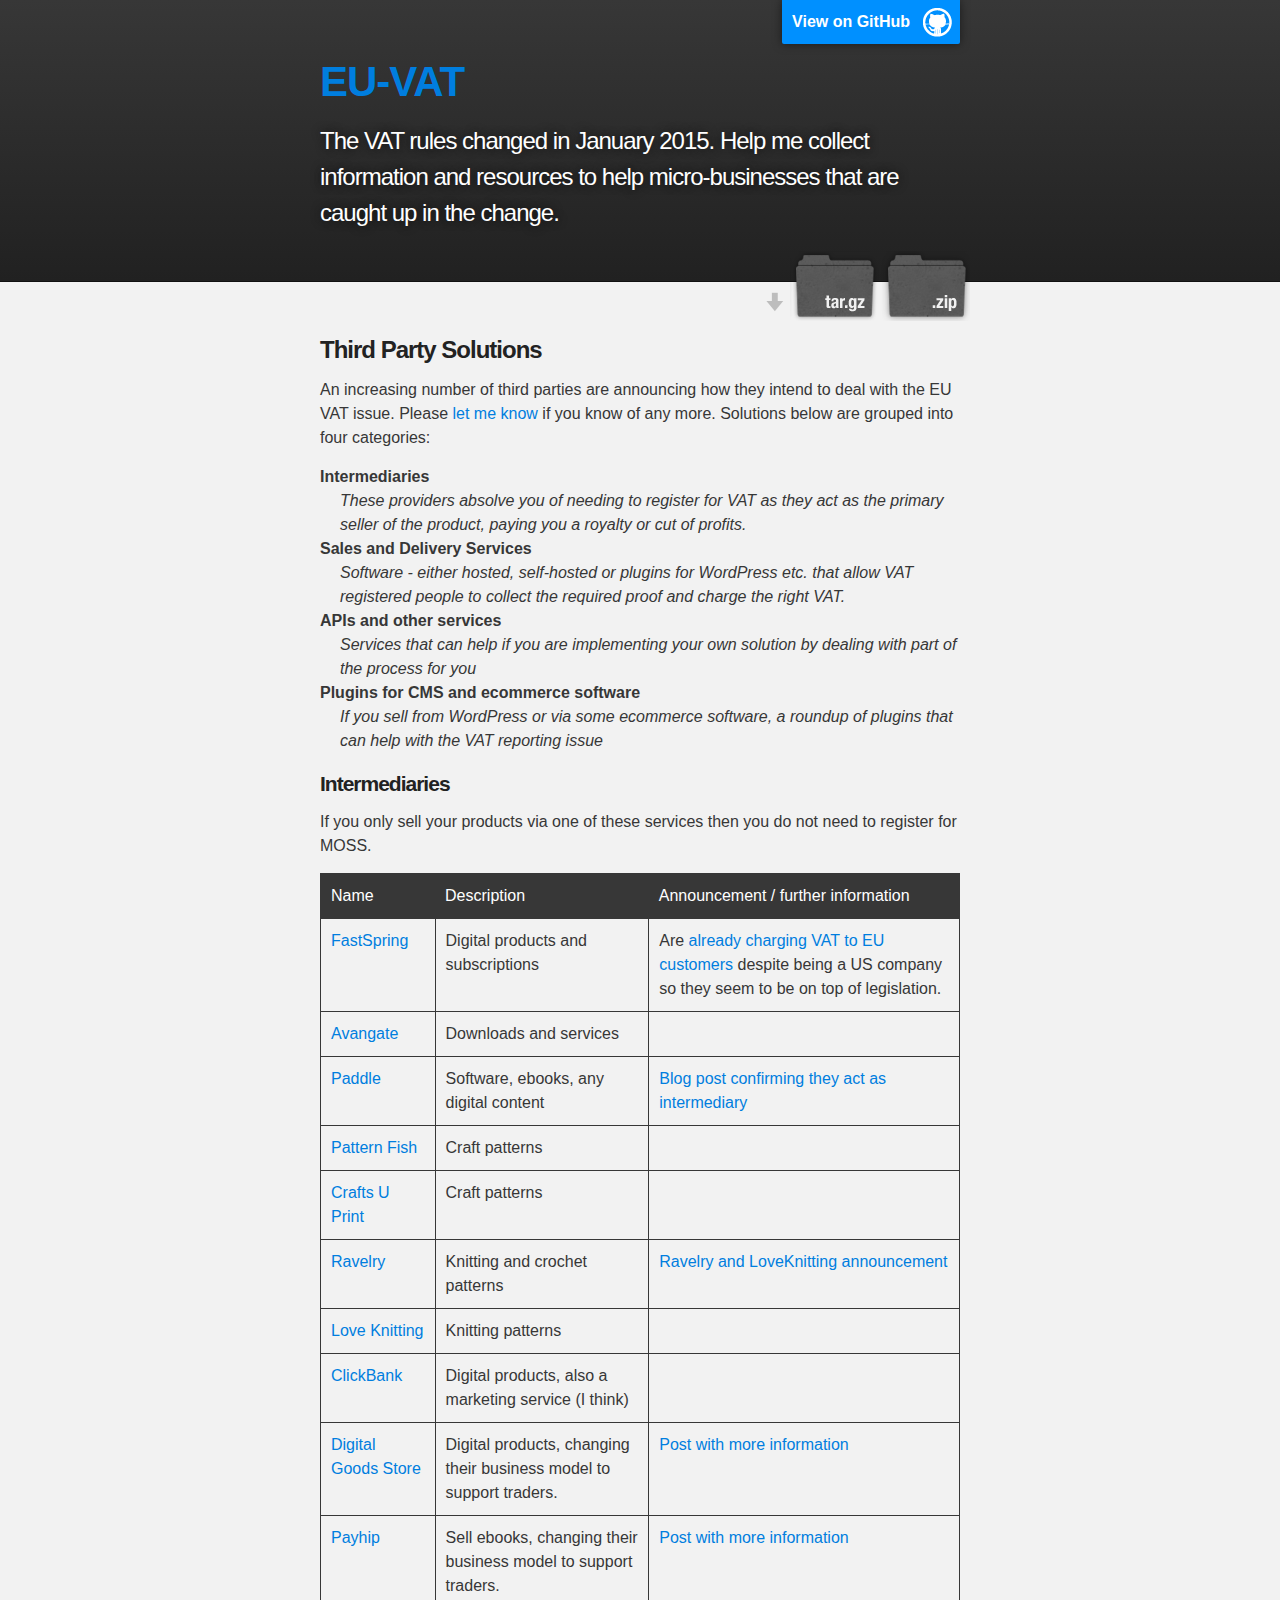
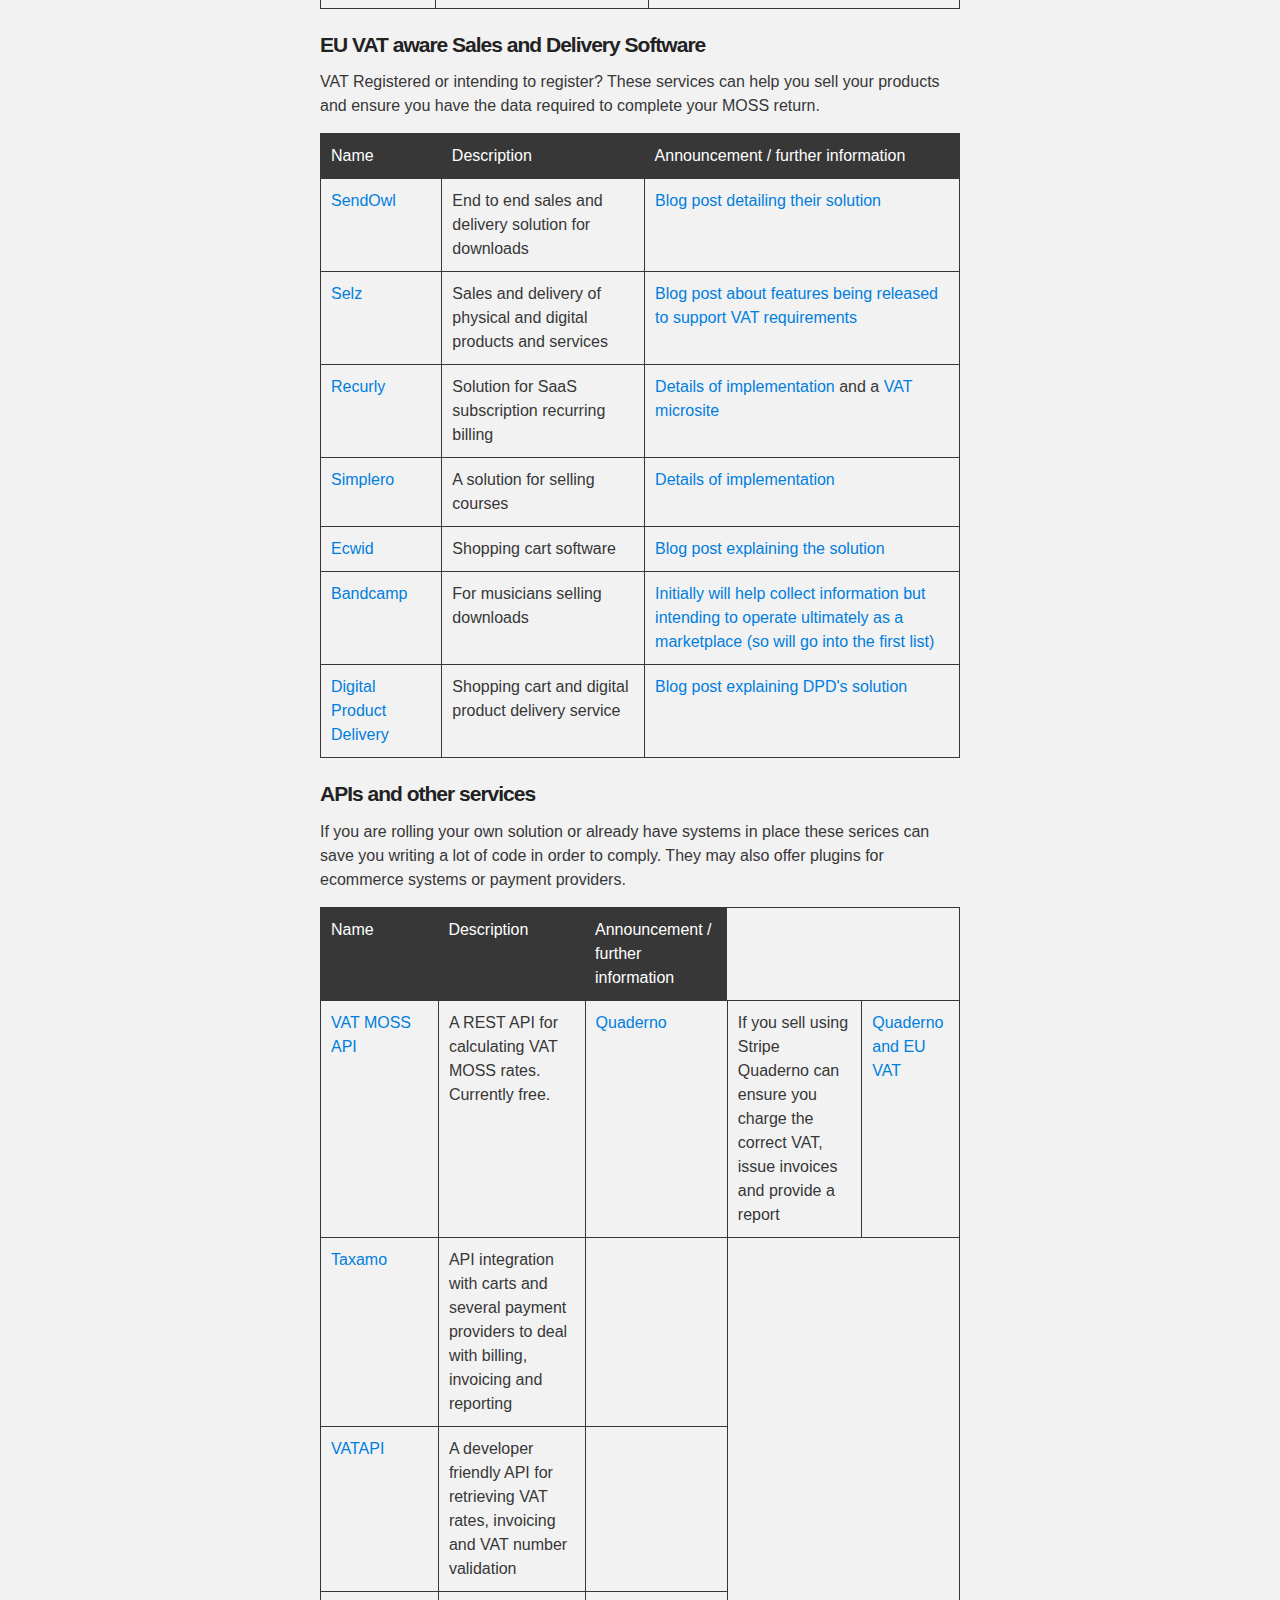
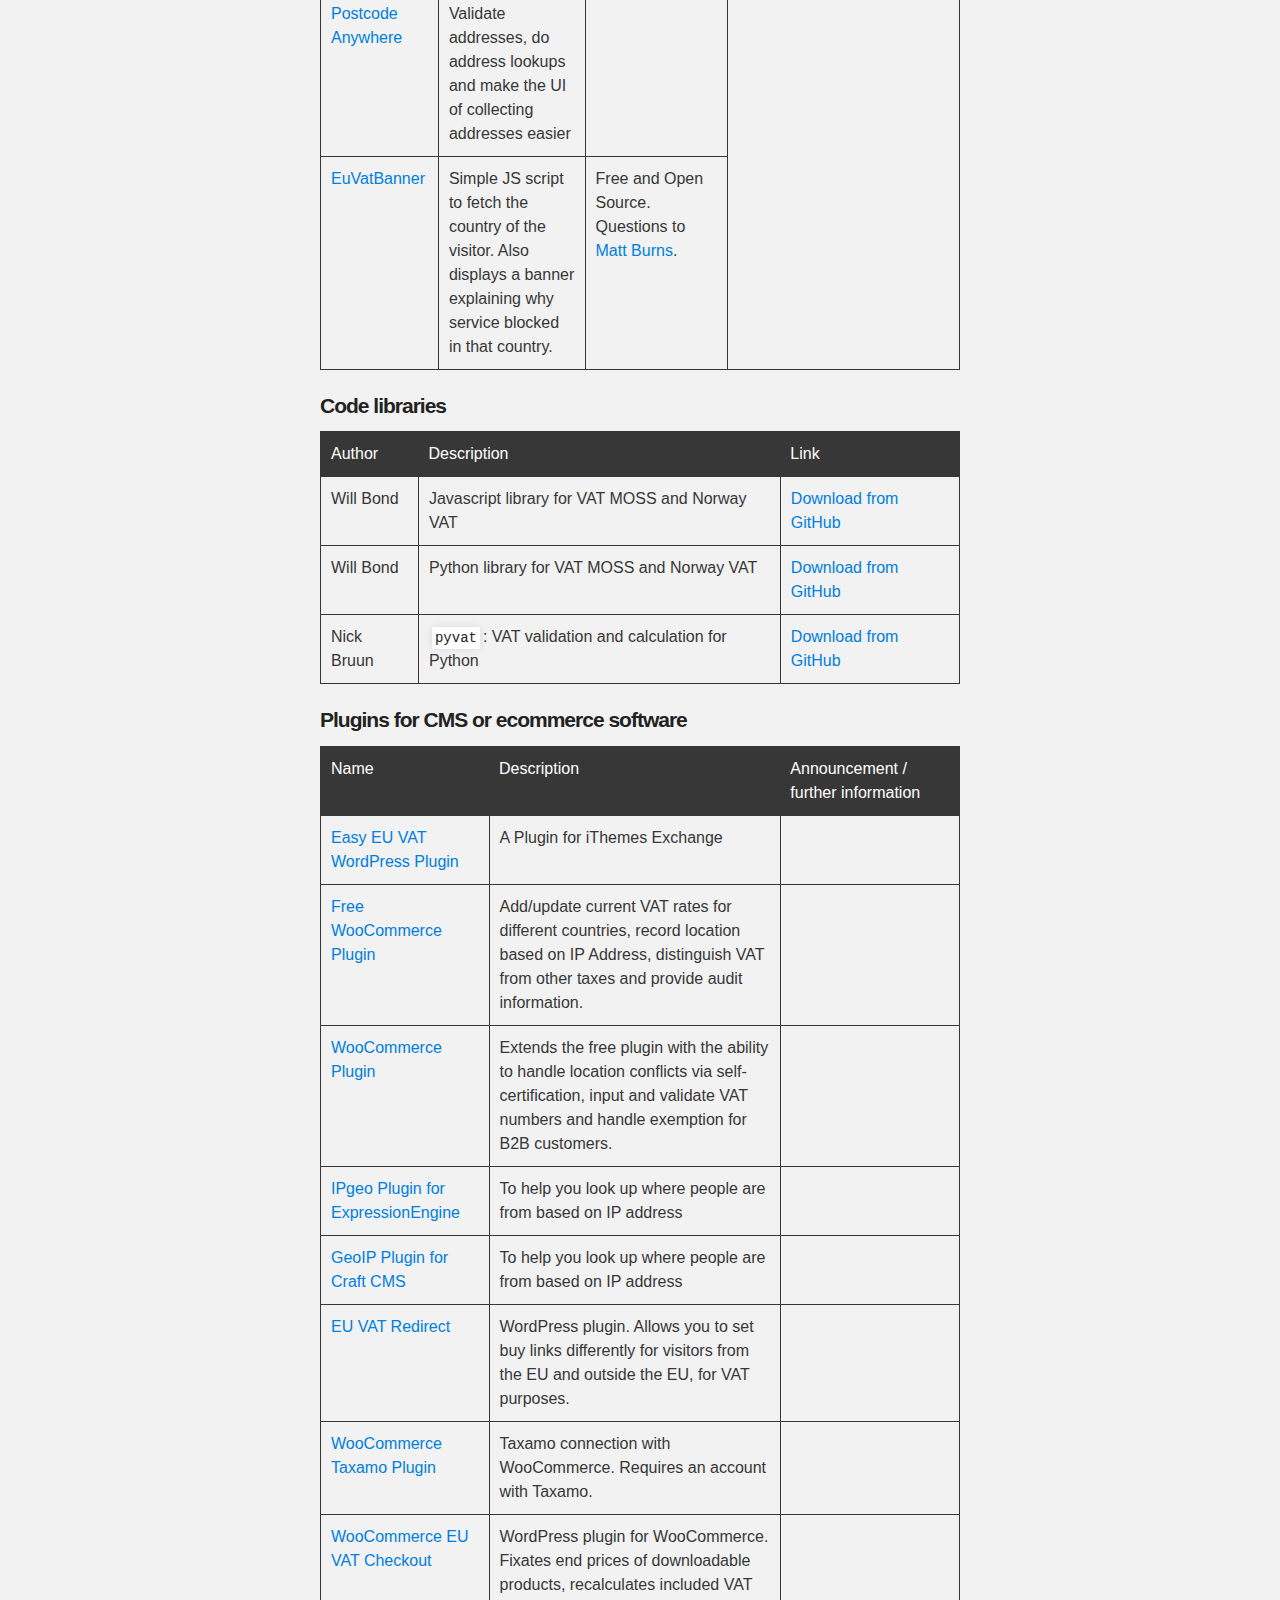
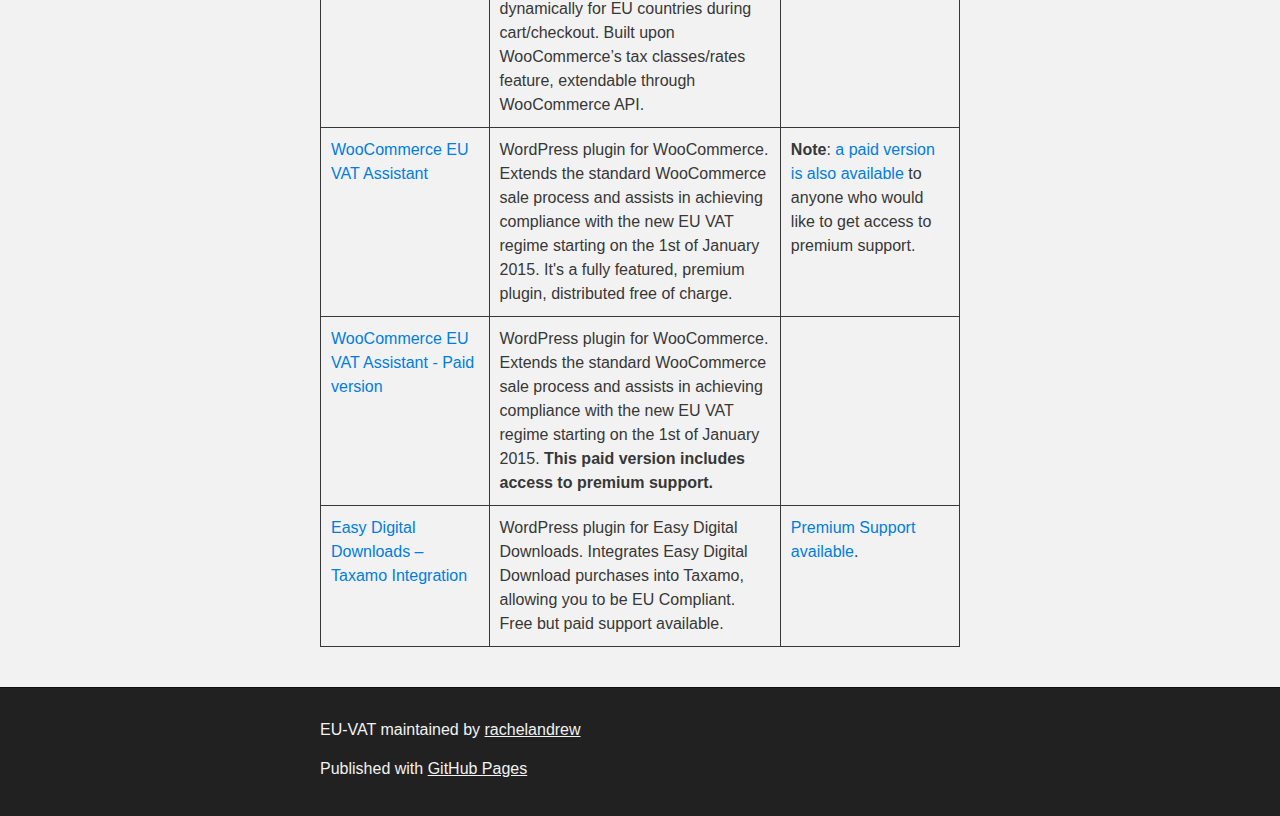
<file: third-parties.html>
<!DOCTYPE html>
<html>

  <head>
    <meta charset='utf-8'>
    <meta http-equiv="X-UA-Compatible" content="chrome=1">
    <meta name="description" content="EU-VAT : The VAT rules are changing in January 2015. Help me collect information and resources to help micro-businesses that are caught up in the change.">

    <link rel="stylesheet" type="text/css" media="screen" href="stylesheets/stylesheet.css">

    <title>EU-VAT</title>
  </head>

  <body>

    <!-- HEADER -->
    <div id="header_wrap" class="outer">
        <header class="inner">
          <a id="forkme_banner" href="https://github.com/rachelandrew/eu-vat">View on GitHub</a>

          <h1 id="project_title"><a href="http://rachelandrew.github.io/eu-vat/">EU-VAT</a></h1>
          <h2 id="project_tagline">The VAT rules changed in January 2015. Help me collect information and resources to help micro-businesses that are caught up in the change.</h2>

            <section id="downloads">
              <a class="zip_download_link" href="https://github.com/rachelandrew/eu-vat/zipball/master">Download this project as a .zip file</a>
              <a class="tar_download_link" href="https://github.com/rachelandrew/eu-vat/tarball/master">Download this project as a tar.gz file</a>
            </section>
        </header>
    </div>

    <!-- MAIN CONTENT -->
    <div id="main_content_wrap" class="outer">
      <section id="main_content" class="inner">
        <h3>
        <a name="making-sense-of-the-new-vat-rules" class="anchor" href="#making-sense-of-the-new-vat-rules"><span class="octicon octicon-link"></span></a>Third Party Solutions</h3>

        <p>An increasing number of third parties are announcing how they intend to deal with the EU VAT issue. Please <a href="mailto:me@rachelandrew.co.uk">let me know</a> if you know of any more. Solutions below are grouped into four categories:</p>
        <dl>
          <dt>Intermediaries</dt>
          <dd>These providers absolve you of needing to register for VAT as they act as the primary seller of the product, paying you a royalty or cut of profits.</dd>
          <dt>Sales and Delivery Services</dt>
          <dd>Software - either hosted, self-hosted or plugins for WordPress etc. that allow VAT registered people to collect the required proof and charge the right VAT.</dd>
          <dt>APIs and other services</dt>
          <dd>Services that can help if you are implementing your own solution by dealing with part of the process for you</dd>
          <dt>Plugins for CMS and ecommerce software</dt>
          <dd>If you sell from WordPress or via some ecommerce software, a roundup of plugins that can help with the VAT reporting issue</dd>
        </dl>

        <h4>Intermediaries</h4>
        <p>If you only sell your products via one of these services then you do not need to register for MOSS.</p>
        <table>
          <tr>
            <th>Name</th>
            <th>Description</th>
            <th>Announcement / further information</th>
          </tr>
          <tr>
            <td><a href="http://fastspring.com/">FastSpring</a></td>
            <td>Digital products and subscriptions</td>
            <td>Are <a href="http://www.fastspring.com/vat">already charging VAT to EU customers</a> despite being a US company so they seem to be on top of legislation.</td>
          </tr>
          <tr>
            <td><a href="http://www.avangate.com/commerce-solutions/online-services/">Avangate</a></td>
            <td>Downloads and services</td>
            <td></td>
          </tr>
          <tr>
            <td><a href="https://www.paddle.com/sell">Paddle</a></td>
            <td>Software, ebooks, any digital content</td>
            <td><a href="http://blog.paddle.com/how-to-deal-with-new-eu-vat-regulations/">Blog post confirming they act as intermediary</a></td>
          </tr>
           <tr>
            <td><a href="https://www.patternfish.com/">Pattern Fish</a></td>
            <td>Craft patterns</td>
            <td></td>
          </tr>
           <tr>
            <td><a href="http://www.craftsuprint.com/">Crafts U Print</a></td>
            <td>Craft patterns</td>
            <td></td>
          </tr>
           <tr>
            <td><a href="https://www.ravelry.com">Ravelry</a></td>
            <td>Knitting and crochet patterns</td>
            <td><a href="http://blog.loveknitting.com/loveknitting-ravelry-team-up-for-hassle-free-eu-digital-pattern-sales/?blog_source=/">Ravelry and LoveKnitting announcement</a> </td>
          </tr>
           <tr>
            <td><a href="http://www.loveknitting.com/">Love Knitting</a></td>
            <td>Knitting patterns</td>
            <td></td>
          </tr>
           <tr>
            <td><a href="http://www.clickbank.com/">ClickBank</a></td>
            <td>Digital products, also a marketing service (I think)</td>
            <td></td>
          </tr>
          <tr>
            <td><a href="http://www.digitalgoodsstore.com">Digital Goods Store</a></td>
            <td>Digital products, changing their business model to support traders.</td>
            <td><a href="http://www.digitalgoodsstore.com/blog/how-digital-goods-store-is-going-to-combat-vatmoss">Post with more information</a></td>
          </tr>
          <tr>
            <td><a href="http://payhip.com">Payhip</a></td>
            <td>Sell ebooks, changing their business model to support traders.</td>
            <td><a href="http://payhip.com/blog/payhip-takes-care-of-vat/">Post with more information</a></td>
          </tr>
        </table>

        <h4>EU VAT aware Sales and Delivery Software</h4>

        <p>VAT Registered or intending to register? These services can help you sell your products and ensure you have the data required to complete your MOSS return.</p>

        <table>
          <tr>
            <th>Name</th>
            <th>Description</th>
            <th>Announcement / further information</th>
          </tr>
          <tr>
            <td><a href="https://www.sendowl.com/">SendOwl</a></td>
            <td>End to end sales and delivery solution for downloads</td>
            <td><a href="https://www.sendowl.com/blog/new-eu-vat-rules-2015.html#comment-1727791096">Blog post detailing their solution</a></td>
          </tr>
           <tr>
            <td><a href="https://selz.com">Selz</a></td>
            <td>Sales and delivery of physical and digital products and services</td>
            <td><a href="https://selz.com/blog/eu-vat-moss-digital-products/">Blog post about features being released to support VAT requirements</a></td>
          </tr>
          <tr>
            <td><a href="https://recurly.com/">Recurly</a></td>
            <td>Solution for SaaS subscription recurring billing</td>
            <td><a href="https://docs.recurly.com/eu-vat-2015">Details of implementation</a> and a <a href="https://taxes.recurly.com">VAT microsite</a></td>
          </tr>
          <tr>
            <td><a href="http://simplero.com/">Simplero</a></td>
            <td>A solution for selling courses</td>
            <td><a href="http://simplero.com/blog/51771-simplero-is-ready-for-the-2015-eu-vat">Details of implementation</a></a></td>
          </tr>
          <tr>
            <td><a href="http://www.ecwid.com/">Ecwid</a></td>
            <td>Shopping cart software</td>
            <td><a href="http://www.ecwid.com/blog/how-the-new-value-added-tax-guidelines-for-selling-digital-goods-affect-your-online-store.html">Blog post explaining the solution</a></td>
          </tr>
         <tr>
            <td><a href="https://bandcamp.com">Bandcamp</a></td>
            <td>For musicians selling downloads</td>
            <td><a href="https://bandcamp.com/help/selling#eu-vat-digital">Initially will help collect information but intending to operate ultimately as a marketplace (so will go into the first list)</a></a></td>
          </tr>
          <tr>
            <td><a href="http://www.getdpd.com/">Digital Product Delivery</a></td>
            <td>Shopping cart and digital product delivery service</td>
            <td><a href="http://getdpd.com/blog/2014/12/16/2015-eu-vat-changes/">Blog post explaining DPD's solution</a></td>
          </tr>
        </table>

       <h4>APIs and other services</h4>

       <p>If you are rolling your own solution or already have systems in place these serices can save you writing a lot of code in order to comply. They may also offer plugins for ecommerce systems or payment providers.</p>

       <table>
          <tr>
            <th>Name</th>
            <th>Description</th>
            <th>Announcement / further information</th>
          </tr>


          <tr>
            <td><a href="https://vatmossapi.com">VAT MOSS API</a></td>
            <td>A REST API for calculating VAT MOSS rates. Currently free.</td>
            <td><a href="http://quaderno.io">Quaderno</a></td>
            <td>If you sell using Stripe Quaderno can ensure you charge the correct VAT, issue invoices and provide a report</td>
            <td><a href="http://quaderno.io/stripe-vat-invoicing/">Quaderno and EU VAT</a></td>
          </tr>
          <tr>
            <td><a href="http://www.taxamo.com/">Taxamo</a></td>
            <td>API integration with carts and several payment providers to deal with billing, invoicing and reporting</td>
            <td></td>
          </tr>
          <tr>
            <td><a href="http://vatapi.com/">VATAPI</a></td>
            <td>A developer friendly API for retrieving VAT rates, invoicing and VAT number validation</td>
            <td></td>
          </tr>
          <tr>
            <td><a href="http://www.postcodeanywhere.co.uk/">Postcode Anywhere</a></td>
            <td>Validate addresses, do address lookups and make the UI of collecting addresses easier</td>
            <td></td>
          </tr>
          <tr>
            <td><a href="https://github.com/mattburns/EuVatBanner">EuVatBanner</a></td>
            <td>Simple JS script to fetch the country of the visitor. Also displays a banner explaining why service blocked in that country.</td>
            <td>Free and Open Source. Questions to <a href="https://twitter.com/mattburns_uk">Matt Burns</a>.</td>
          </tr>

        </table>

        <h4>Code libraries</h4>

        <table>
          <tr>
            <th>Author</th>
            <th>Description</th>
            <th>Link</th>
          </tr>
          <tr>
            <td>Will Bond</td>
            <td>Javascript library for VAT MOSS and Norway VAT</td>
            <td><a href="https://github.com/wbond/vat-moss.js">Download from GitHub</a></td>
          </tr>
          <tr>
            <td>Will Bond</td>
            <td>Python library for VAT MOSS and Norway VAT</td>
            <td><a href="https://github.com/wbond/vat_moss-python">Download from GitHub</a></td>
          </tr>
          <tr>
            <td>Nick Bruun</td>
            <td><code>pyvat</code>: VAT validation and calculation for Python</td>
            <td><a href="https://github.com/iconfinder/pyvat">Download from GitHub</a></td>
          </tr>

        </table>

       <h4>Plugins for CMS or ecommerce software</h4>

       <table>
          <tr>
            <th>Name</th>
            <th>Description</th>
            <th>Announcement / further information</th>
          </tr>


            <tr>
            <td><a href="https://ithemes.com/purchase/easy-eu-value-added-taxes-vat-add-on-ithemes-exchange/">Easy EU VAT WordPress Plugin</a></td>
            <td>A Plugin for iThemes Exchange</td>
            <td></td>
          </tr>
          <tr>
            <td><a href="https://wordpress.org/plugins/woocommerce-eu-vat-compliance/">Free WooCommerce Plugin</a></td>
            <td>Add/update current VAT rates for different countries, record location based on IP Address, distinguish VAT from other taxes and provide audit information.</td>
            <td></td>
          </tr>
          <tr>
            <td><a href="https://www.simbahosting.co.uk/s3/product/woocommerce-eu-vat-compliance/">WooCommerce Plugin</a></td>
            <td>Extends the free plugin with the ability to handle location conflicts via self-certification, input and validate VAT numbers and handle exemption for B2B customers.</td>
            <td></td>
          </tr>
         <tr>
            <td><a href="http://devot-ee.com/add-ons/ipgeo">IPgeo Plugin for ExpressionEngine</a></td>
            <td>To help you look up where people are from based on IP address</td>
            <td></td>
          </tr>
          <tr>
            <td><a href="https://github.com/lukeholder/craft-geo">GeoIP Plugin for Craft CMS</a></td>
            <td>To help you look up where people are from based on IP address</td>
            <td></td>
          </tr>
          <tr>
            <td><a href="https://wordpress.org/plugins/eu-vat-redirect/">EU VAT Redirect</a></td>
            <td>WordPress plugin. Allows you to set buy links differently for visitors from the EU and outside the EU, for VAT purposes. </td>
            <td></td>
          </tr>
          <tr>
            <td><a href="http://www.woothemes.com/products/woocommerce-taxamo/">WooCommerce Taxamo Plugin</a></td>
            <td>Taxamo connection with WooCommerce. Requires an account with Taxamo.</td>
            <td></td>
          </tr>
          <tr>
            <td><a href="https://marketpress.com/product/woocommerce-eu-vat-checkout/">WooCommerce EU VAT Checkout</a></td>
            <td>WordPress plugin for WooCommerce. Fixates end prices of downloadable products, recalculates included VAT dynamically for EU countries during cart/checkout. Built upon WooCommerce’s tax classes/rates feature, extendable through WooCommerce API.</td>
            <td></td>
          </tr>
          <tr>
             <td><a href="https://wordpress.org/plugins/woocommerce-eu-vat-assistant/">WooCommerce EU VAT Assistant</a></td>
            <td>WordPress plugin for WooCommerce. Extends the standard WooCommerce sale process and assists in achieving compliance with the new EU VAT regime starting on the 1st of January 2015. It's a fully featured, premium plugin, distributed free of charge.</td>
             <td><strong>Note</strong>: <a href="http://aelia.co/shop/eu-vat-assistant-woocommerce/">a paid version is also available</a> to anyone who would like to get access to premium support.            
          </tr>
          <tr>
             <td><a href="http://aelia.co/shop/eu-vat-assistant-woocommerce/">WooCommerce EU VAT Assistant - Paid version</a></td>
            <td>WordPress plugin for WooCommerce. Extends the standard WooCommerce sale process and assists in achieving compliance with the new EU VAT regime starting on the 1st of January 2015. <strong>This paid version includes access to premium support.</strong></td>
           <td></td>
          </tr>
          <tr>
             <td><a href="http://winwar.co.uk/plugins/easy-digital-downloads-taxamo-integration/">Easy Digital Downloads – Taxamo Integration</a></td>
            <td>WordPress plugin for Easy Digital Downloads. Integrates Easy Digital Download purchases into Taxamo, allowing you to be EU Compliant. Free but paid support available.</td>
           <td><a href="http://winwar.co.uk/priority-support/?level=3">Premium Support available</a>.</td>
          </tr>
        </table>

      </section>
    </div>

    <!-- FOOTER  -->
    <div id="footer_wrap" class="outer">
      <footer class="inner">
        <p class="copyright">EU-VAT maintained by <a href="https://github.com/rachelandrew">rachelandrew</a></p>
        <p>Published with <a href="http://pages.github.com">GitHub Pages</a></p>
      </footer>
    </div>



  </body>
</html>
</file>
<file: stylesheets/stylesheet.css>
/*******************************************************************************
Slate Theme for GitHub Pages
by Jason Costello, @jsncostello
*******************************************************************************/

@import url(pygment_trac.css);

/*******************************************************************************
MeyerWeb Reset
*******************************************************************************/

html, body, div, span, applet, object, iframe,
h1, h2, h3, h4, h5, h6, p, blockquote, pre,
a, abbr, acronym, address, big, cite, code,
del, dfn, em, img, ins, kbd, q, s, samp,
small, strike, strong, sub, sup, tt, var,
b, u, i, center,
dl, dt, dd, ol, ul, li,
fieldset, form, label, legend,
table, caption, tbody, tfoot, thead, tr, th, td,
article, aside, canvas, details, embed,
figure, figcaption, footer, header, hgroup,
menu, nav, output, ruby, section, summary,
time, mark, audio, video {
  margin: 0;
  padding: 0;
  border: 0;
  font: inherit;
  vertical-align: baseline;
}

/* HTML5 display-role reset for older browsers */
article, aside, details, figcaption, figure,
footer, header, hgroup, menu, nav, section {
  display: block;
}

ol, ul {
  list-style: none;
}

table {
  border-collapse: collapse;
  border-spacing: 0;
}

/*******************************************************************************
Theme Styles
*******************************************************************************/

body {
  box-sizing: border-box;
  color:#373737;
  background: #212121;
  font-size: 16px;
  font-family: 'Myriad Pro', Calibri, Helvetica, Arial, sans-serif;
  line-height: 1.5;
  -webkit-font-smoothing: antialiased;
}

h1, h2, h3, h4, h5, h6 {
  margin: 10px 0;
  font-weight: 700;
  color:#222222;
  font-family: 'Lucida Grande', 'Calibri', Helvetica, Arial, sans-serif;
  letter-spacing: -1px;
}

h1 {
  font-size: 36px;
  font-weight: 700;
}

h2 {
  padding-bottom: 10px;
  font-size: 32px;
  background: url('../images/bg_hr.png') repeat-x bottom;
}

h3 {
  font-size: 24px;
}

h4 {
  font-size: 21px;
}

h5 {
  font-size: 18px;
}

h6 {
  font-size: 16px;
}

p {
  margin: 10px 0 15px 0;
}

footer p {
  color: #f2f2f2;
}

a {
  text-decoration: none;
  color: #007edf;
  text-shadow: none;

  transition: color 0.5s ease;
  transition: text-shadow 0.5s ease;
  -webkit-transition: color 0.5s ease;
  -webkit-transition: text-shadow 0.5s ease;
  -moz-transition: color 0.5s ease;
  -moz-transition: text-shadow 0.5s ease;
  -o-transition: color 0.5s ease;
  -o-transition: text-shadow 0.5s ease;
  -ms-transition: color 0.5s ease;
  -ms-transition: text-shadow 0.5s ease;
}

a:hover, a:focus {text-decoration: underline;}

footer a {
  color: #F2F2F2;
  text-decoration: underline;
}

em {
  font-style: italic;
}

strong {
  font-weight: bold;
}

img {
  position: relative;
  margin: 0 auto;
  max-width: 739px;
  padding: 5px;
  margin: 10px 0 10px 0;
  border: 1px solid #ebebeb;

  box-shadow: 0 0 5px #ebebeb;
  -webkit-box-shadow: 0 0 5px #ebebeb;
  -moz-box-shadow: 0 0 5px #ebebeb;
  -o-box-shadow: 0 0 5px #ebebeb;
  -ms-box-shadow: 0 0 5px #ebebeb;
}

p img {
  display: inline;
  margin: 0;
  padding: 0;
  vertical-align: middle;
  text-align: center;
  border: none;
}

pre, code {
  width: 100%;
  color: #222;
  background-color: #fff;

  font-family: Monaco, "Bitstream Vera Sans Mono", "Lucida Console", Terminal, monospace;
  font-size: 14px;

  border-radius: 2px;
  -moz-border-radius: 2px;
  -webkit-border-radius: 2px;
}

pre {
  width: 100%;
  padding: 10px;
  box-shadow: 0 0 10px rgba(0,0,0,.1);
  overflow: auto;
}

code {
  padding: 3px;
  margin: 0 3px;
  box-shadow: 0 0 10px rgba(0,0,0,.1);
}

pre code {
  display: block;
  box-shadow: none;
}

blockquote {
  color: #666;
  margin-bottom: 20px;
  padding: 0 0 0 20px;
  border-left: 3px solid #bbb;
}


ul, ol, dl {
  margin-bottom: 15px
}

ul {
  list-style: inside;
  padding-left: 20px;
}

ol {
  list-style: decimal inside;
  padding-left: 20px;
}

dl dt {
  font-weight: bold;
}

dl dd {
  padding-left: 20px;
  font-style: italic;
}

dl p {
  padding-left: 20px;
  font-style: italic;
}

hr {
  height: 1px;
  margin-bottom: 5px;
  border: none;
  background: url('../images/bg_hr.png') repeat-x center;
}

table {
  border: 1px solid #373737;
  margin-bottom: 20px;
  text-align: left;
 }

th {
  font-family: 'Lucida Grande', 'Helvetica Neue', Helvetica, Arial, sans-serif;
  padding: 10px;
  background: #373737;
  color: #fff;
 }

td {
  padding: 10px;
  border: 1px solid #373737;
 }

form {
  background: #f2f2f2;
  padding: 20px;
}

/*******************************************************************************
Full-Width Styles
*******************************************************************************/

.outer {
  width: 100%;
}

.inner {
  position: relative;
  max-width: 640px;
  padding: 20px 10px;
  margin: 0 auto;
}

#forkme_banner {
  display: block;
  position: absolute;
  top:0;
  right: 10px;
  z-index: 10;
  padding: 10px 50px 10px 10px;
  color: #fff;
  background: url('../images/blacktocat.png') #0090ff no-repeat 95% 50%;
  font-weight: 700;
  box-shadow: 0 0 10px rgba(0,0,0,.5);
  border-bottom-left-radius: 2px;
  border-bottom-right-radius: 2px;
}

#header_wrap {
  background: #212121;
  background: -moz-linear-gradient(top, #373737, #212121);
  background: -webkit-linear-gradient(top, #373737, #212121);
  background: -ms-linear-gradient(top, #373737, #212121);
  background: -o-linear-gradient(top, #373737, #212121);
  background: linear-gradient(top, #373737, #212121);
}

#header_wrap .inner {
  padding: 50px 10px 30px 10px;
}

#project_title {
  margin: 0;
  color: #fff;
  font-size: 42px;
  font-weight: 700;
  text-shadow: #111 0px 0px 10px;
}

#project_tagline {
  color: #fff;
  font-size: 24px;
  font-weight: 300;
  background: none;
  text-shadow: #111 0px 0px 10px;
}

#downloads {
  position: absolute;
  width: 210px;
  z-index: 10;
  bottom: -40px;
  right: 0;
  height: 70px;
  background: url('../images/icon_download.png') no-repeat 0% 90%;
}

.zip_download_link {
  display: block;
  float: right;
  width: 90px;
  height:70px;
  text-indent: -5000px;
  overflow: hidden;
  background: url(../images/sprite_download.png) no-repeat bottom left;
}

.tar_download_link {
  display: block;
  float: right;
  width: 90px;
  height:70px;
  text-indent: -5000px;
  overflow: hidden;
  background: url(../images/sprite_download.png) no-repeat bottom right;
  margin-left: 10px;
}

.zip_download_link:hover {
  background: url(../images/sprite_download.png) no-repeat top left;
}

.tar_download_link:hover {
  background: url(../images/sprite_download.png) no-repeat top right;
}

#main_content_wrap {
  background: #f2f2f2;
  border-top: 1px solid #111;
  border-bottom: 1px solid #111;
}

#main_content {
  padding-top: 40px;
}

#footer_wrap {
  background: #212121;
}



/*******************************************************************************
Small Device Styles
*******************************************************************************/

@media screen and (max-width: 480px) {
  body {
    font-size:14px;
  }

  #downloads {
    display: none;
  }

  .inner {
    min-width: 320px;
    max-width: 480px;
  }

  #project_title {
  font-size: 32px;
  }

  h1 {
    font-size: 28px;
  }

  h2 {
    font-size: 24px;
  }

  h3 {
    font-size: 21px;
  }

  h4 {
    font-size: 18px;
  }

  h5 {
    font-size: 14px;
  }

  h6 {
    font-size: 12px;
  }

  code, pre {
    min-width: 320px;
    max-width: 480px;
    font-size: 11px;
  }

}
</file>
